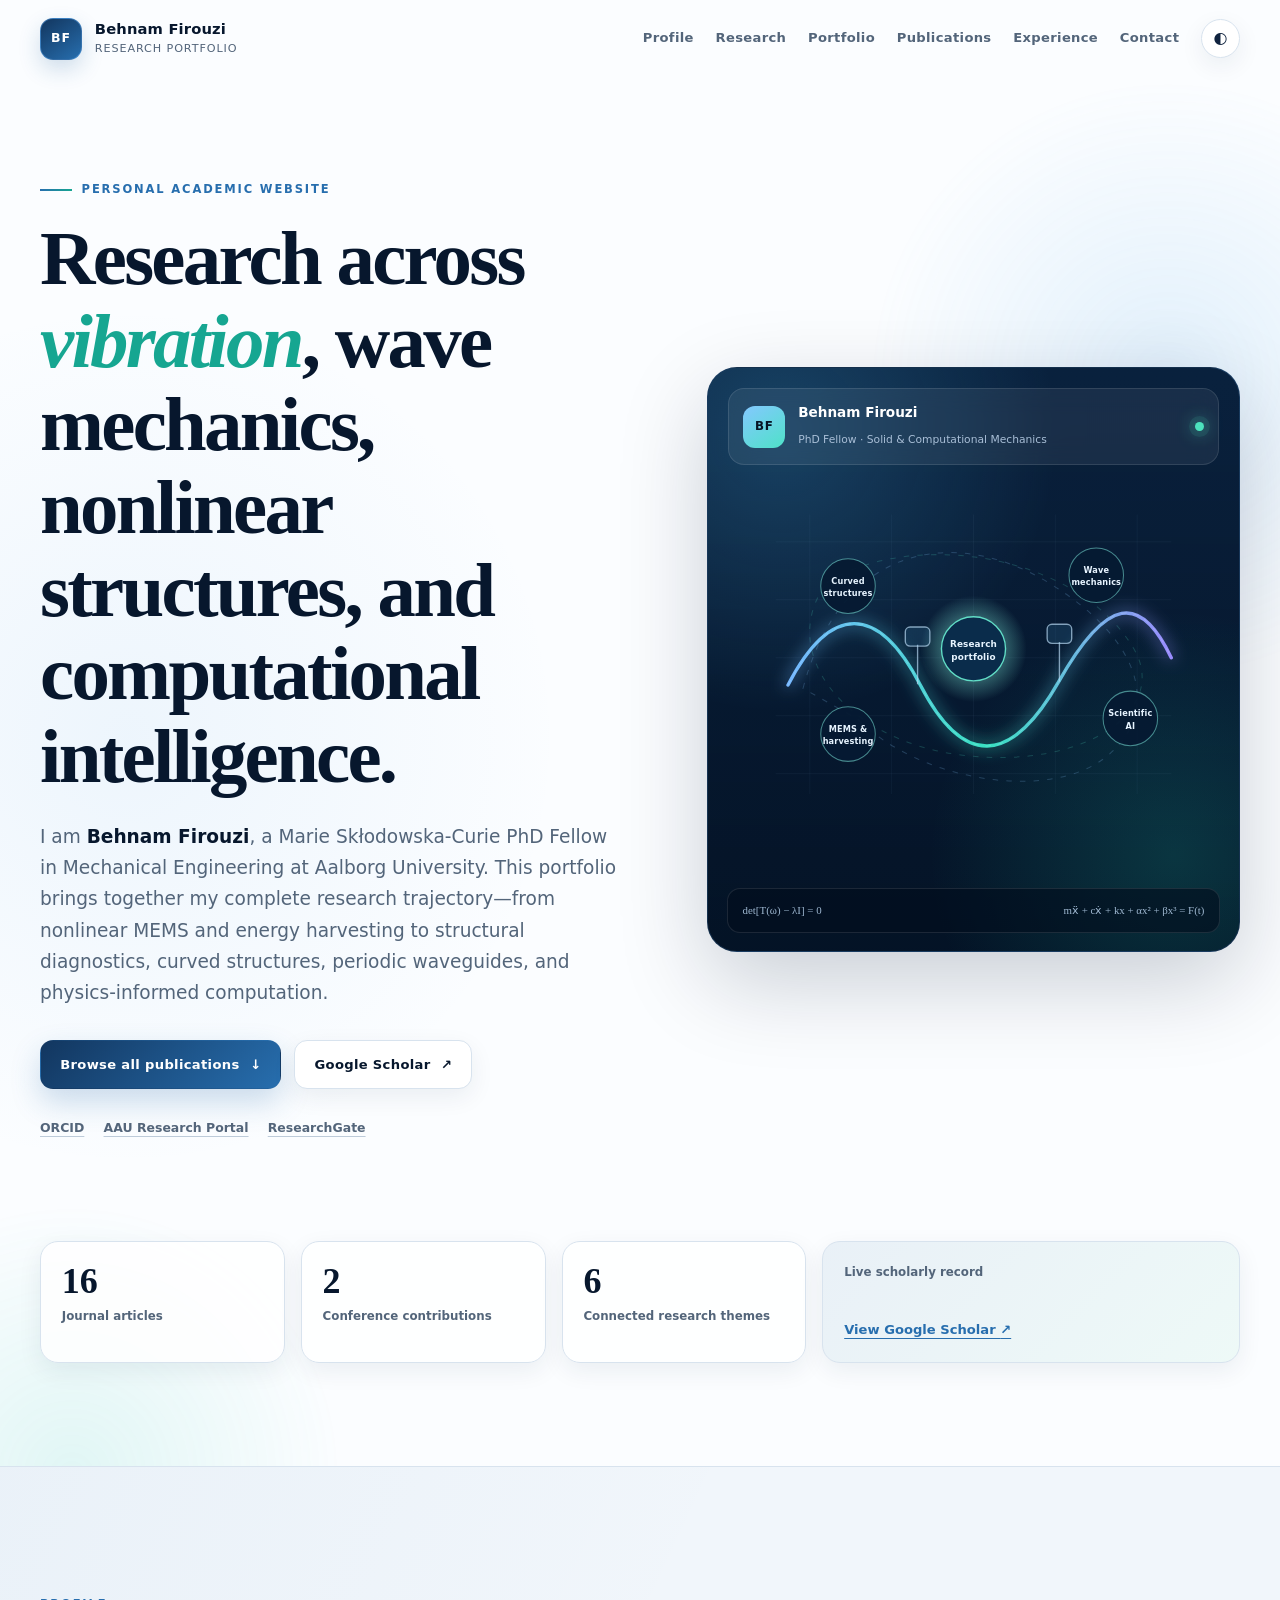
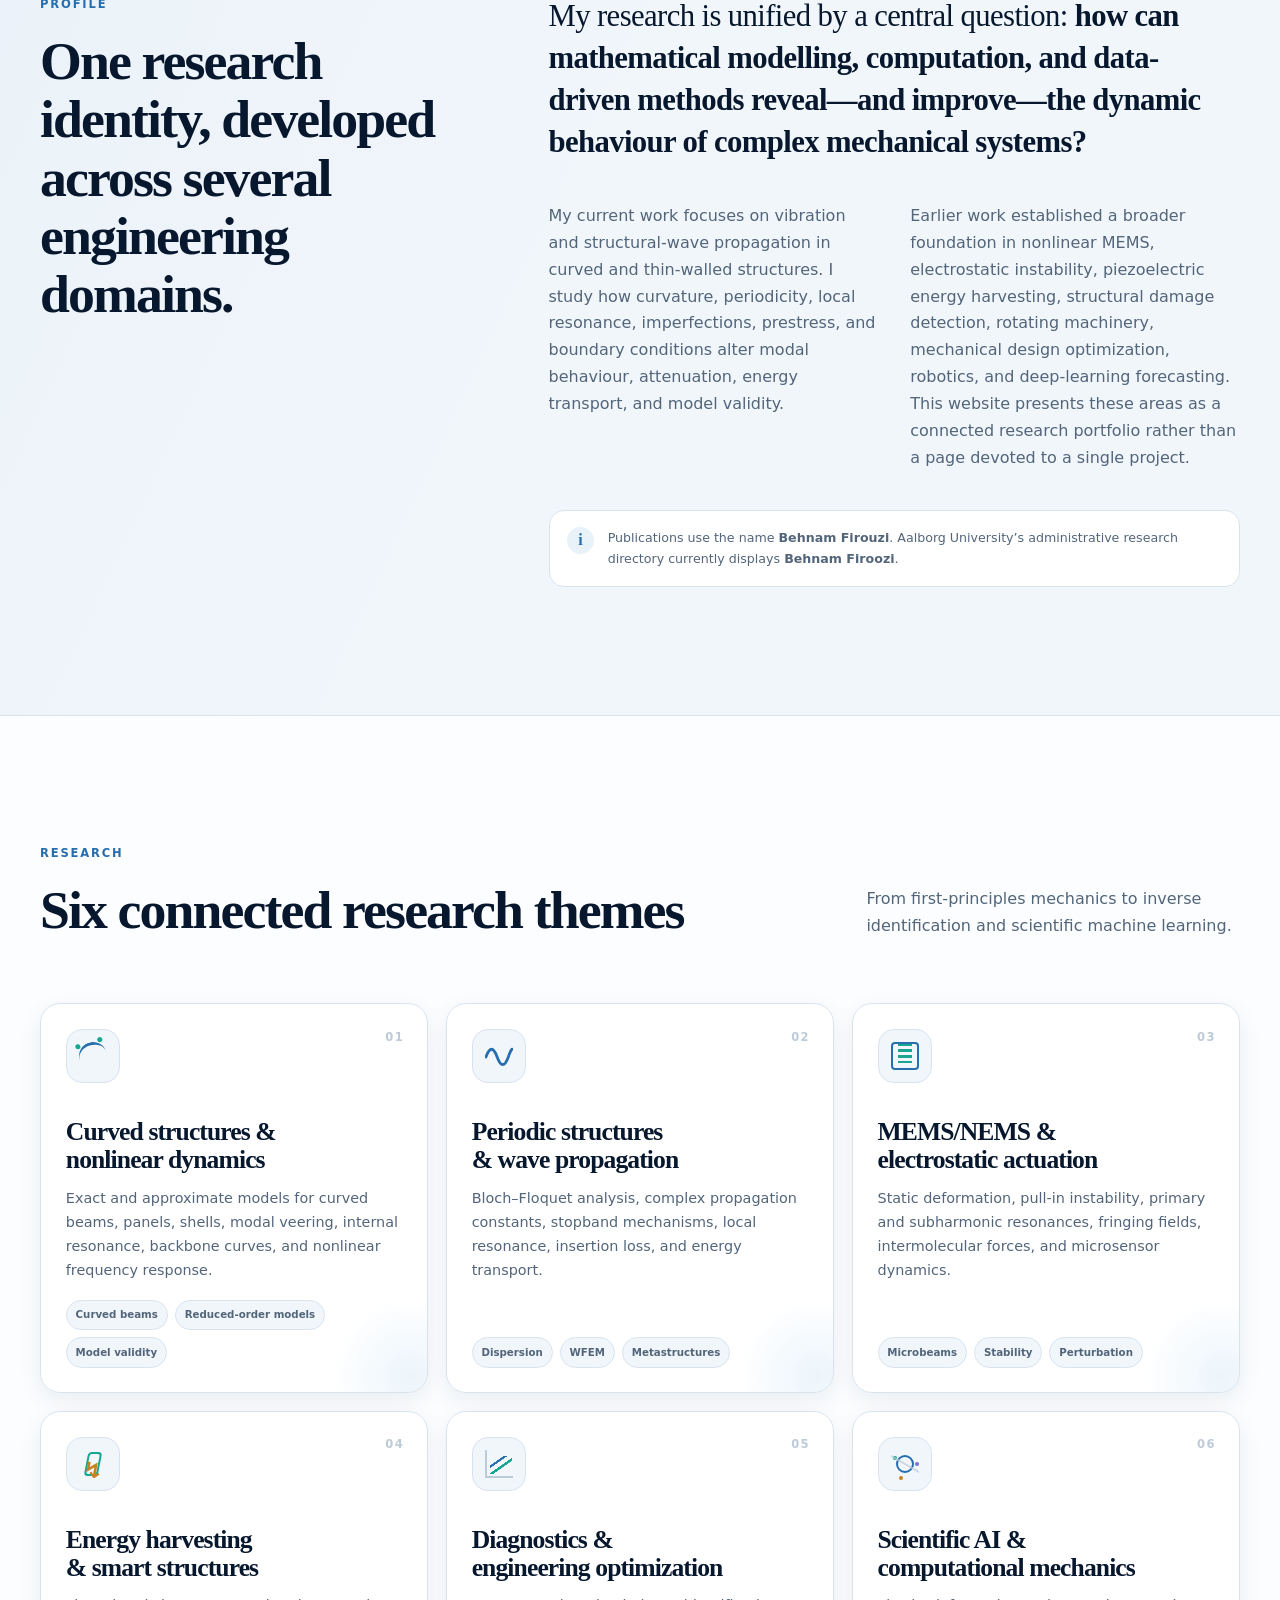
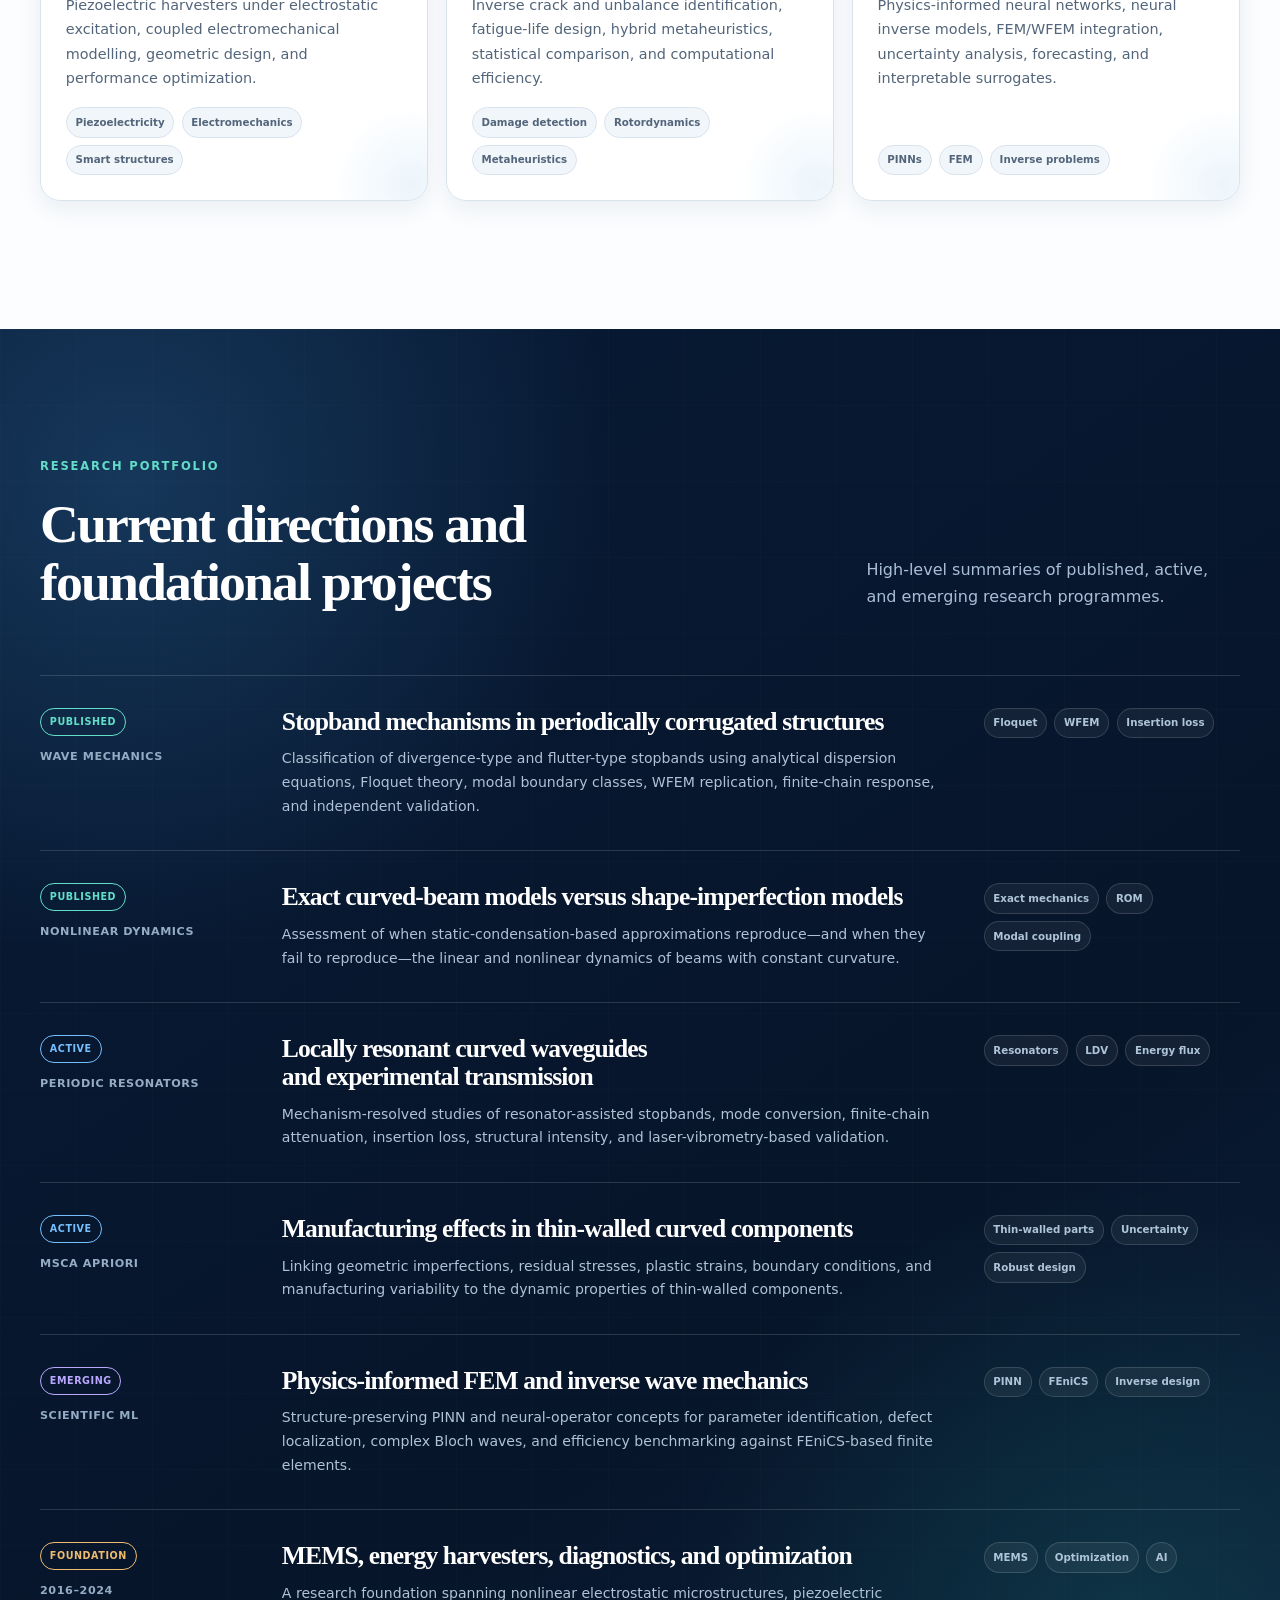
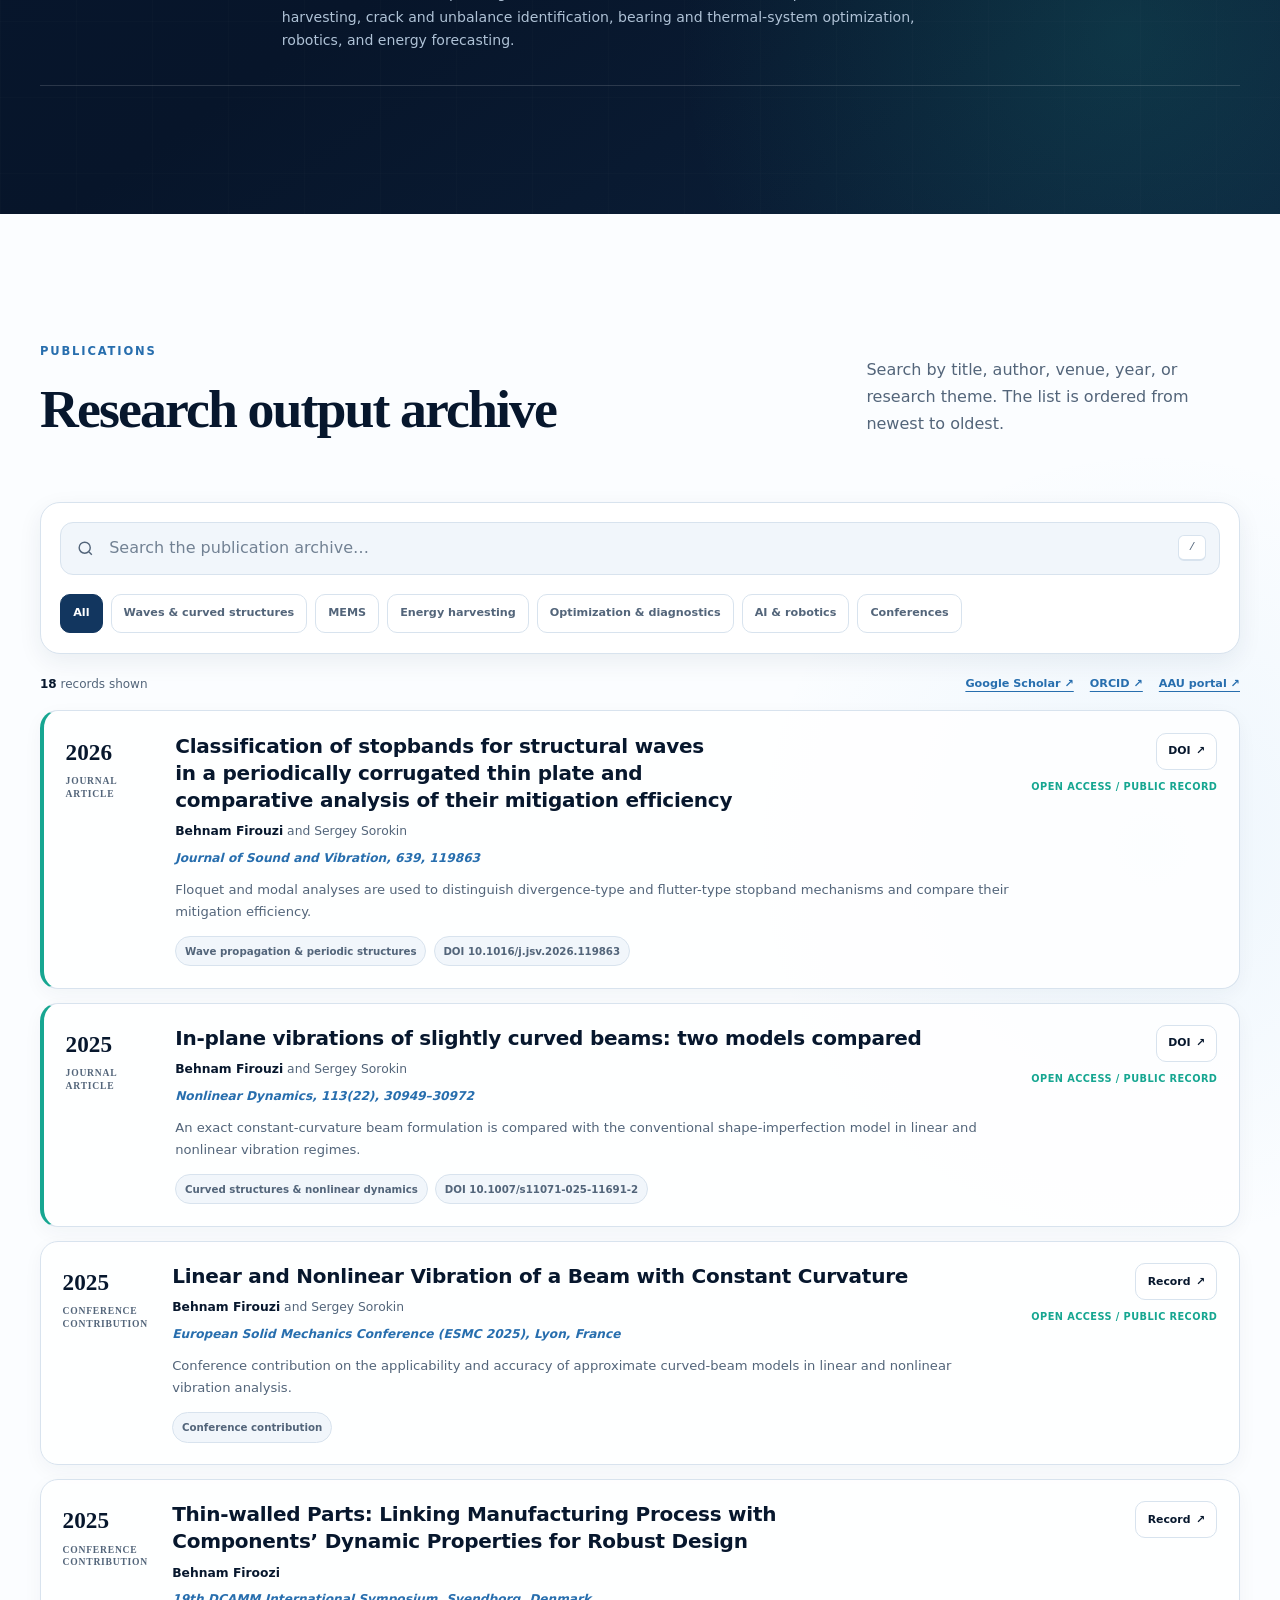
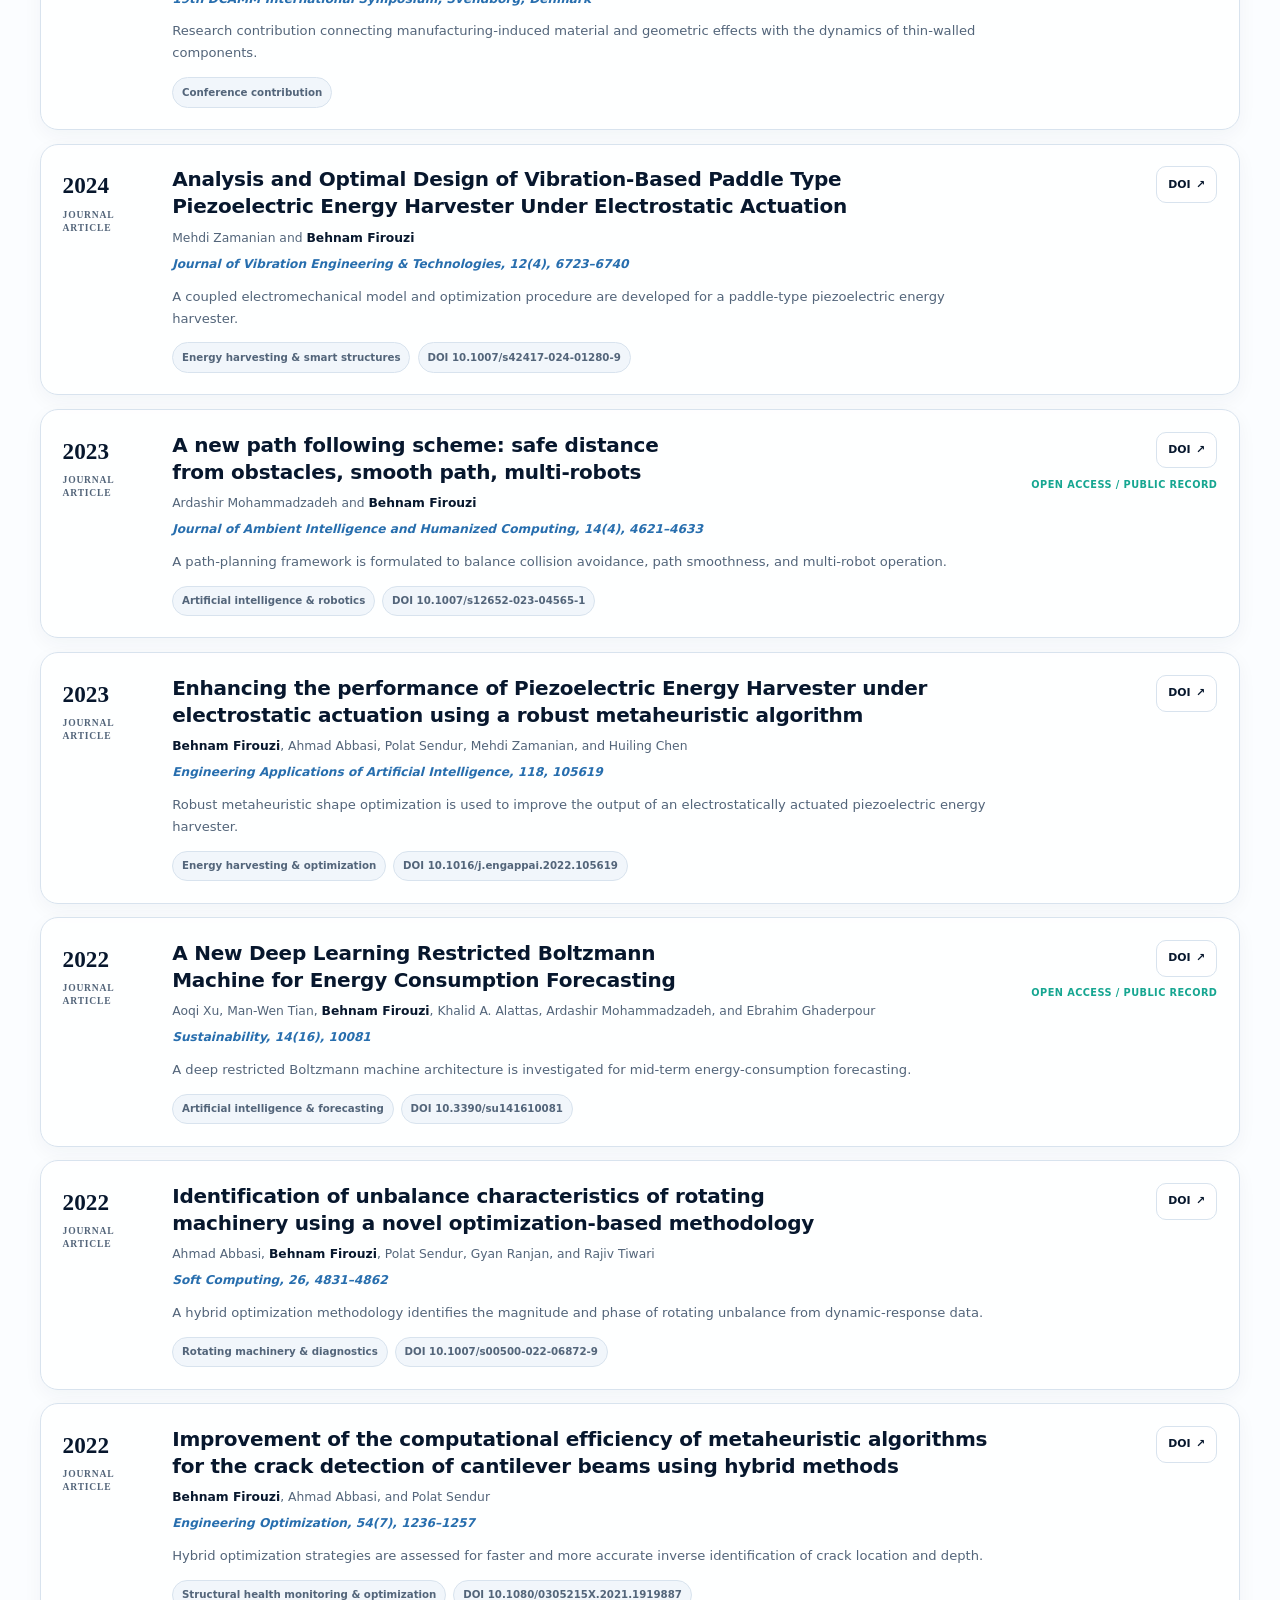
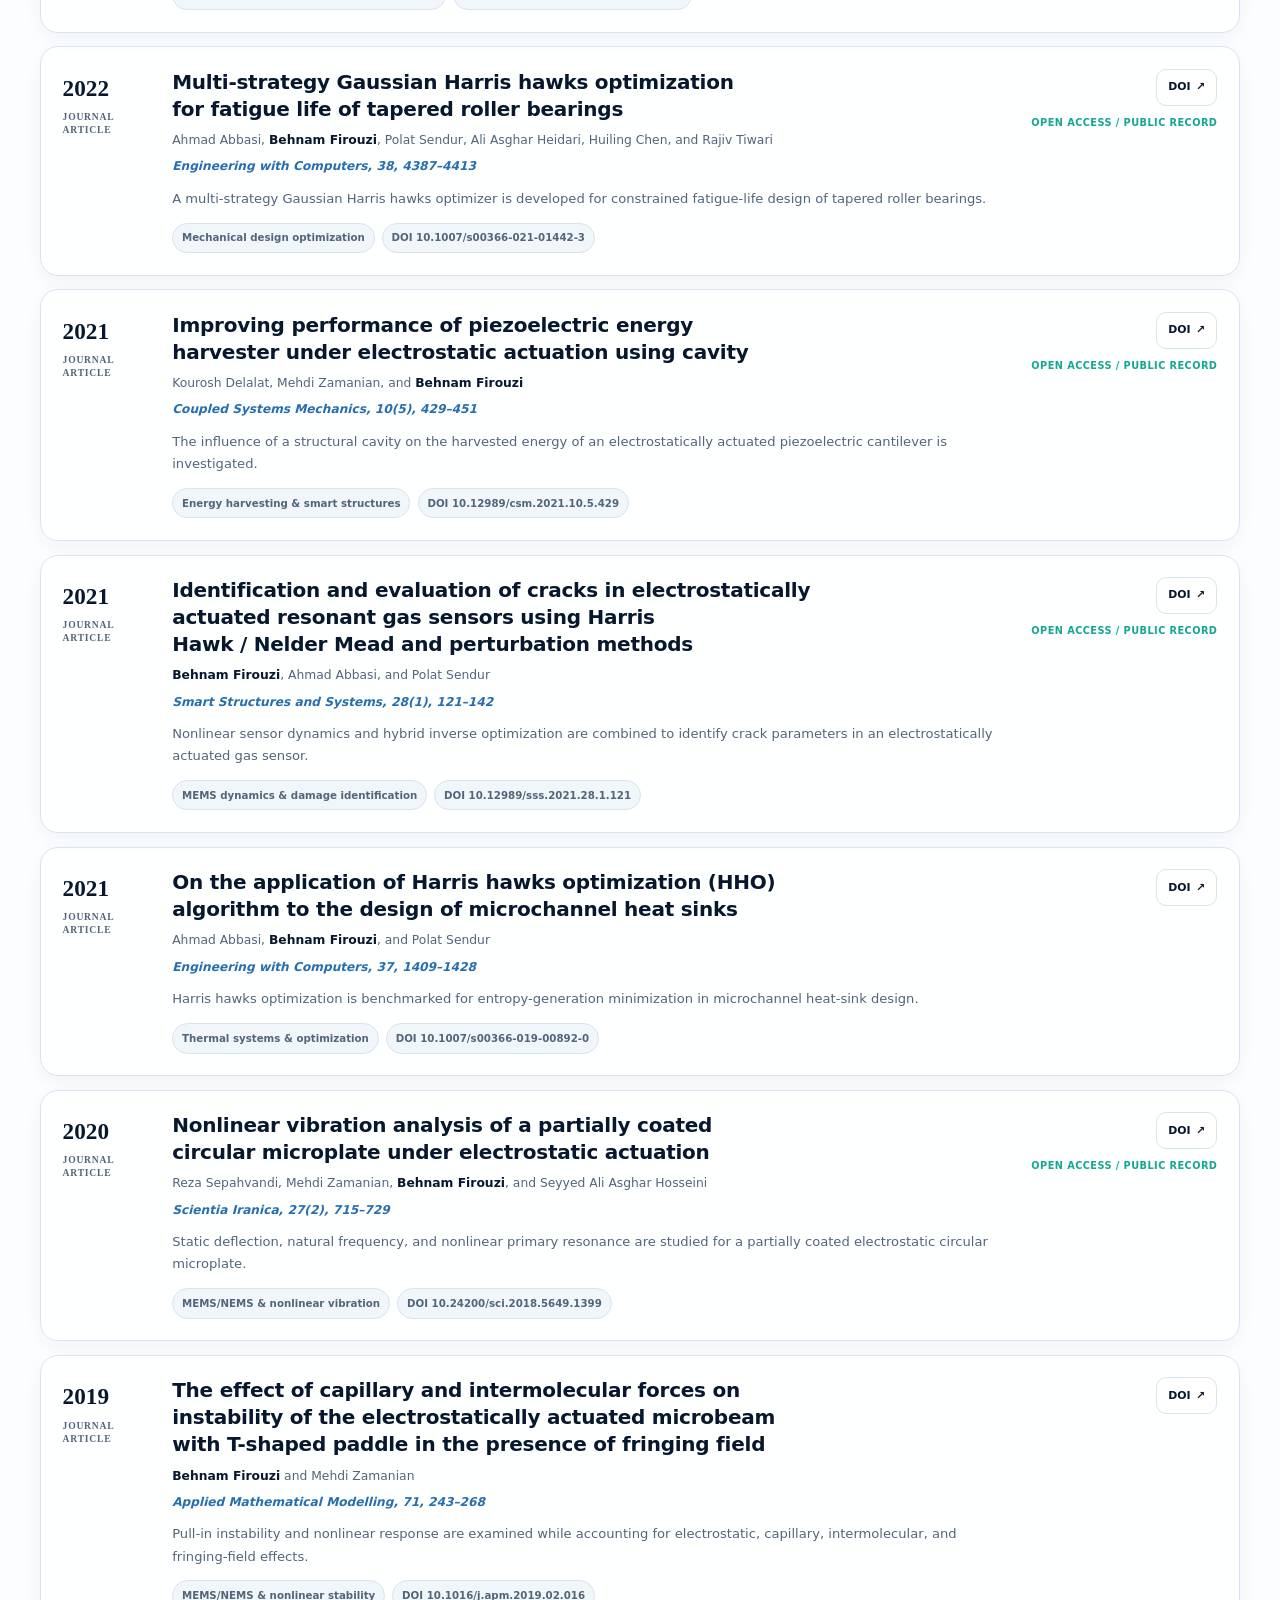
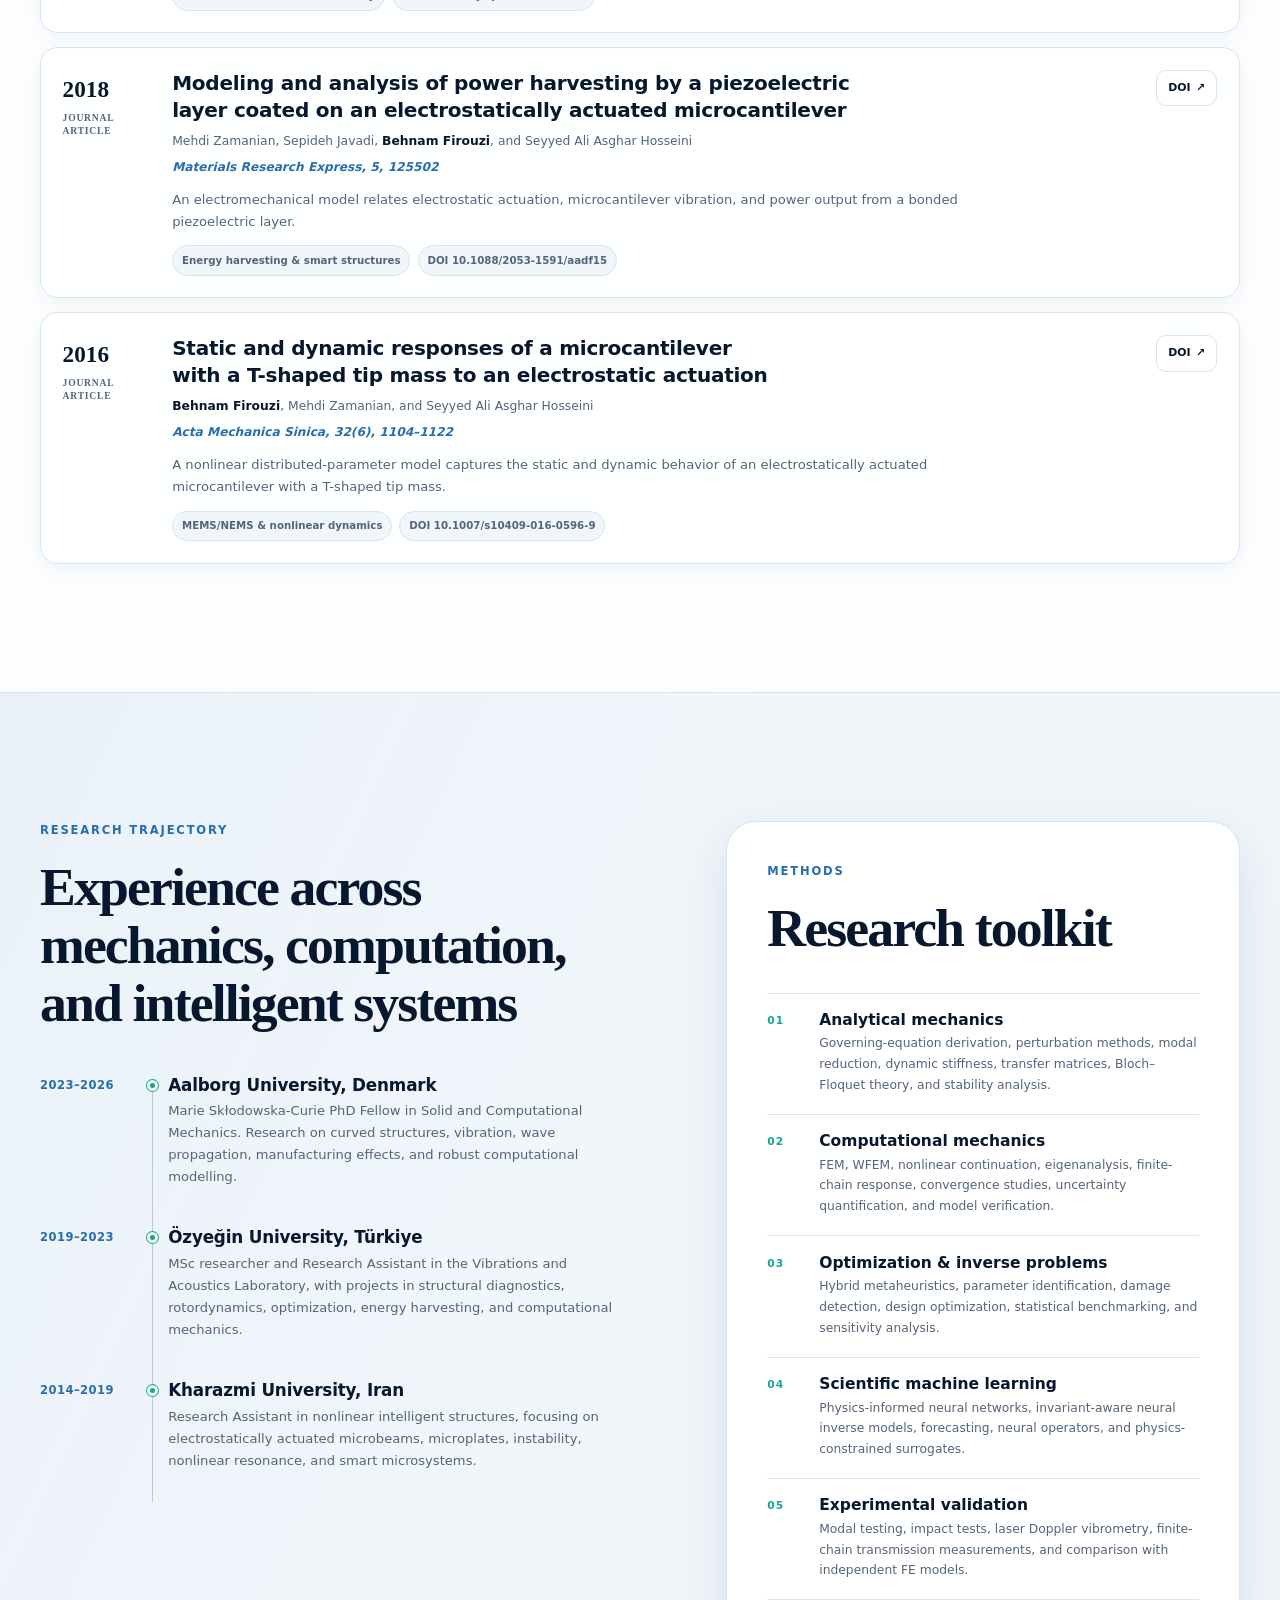
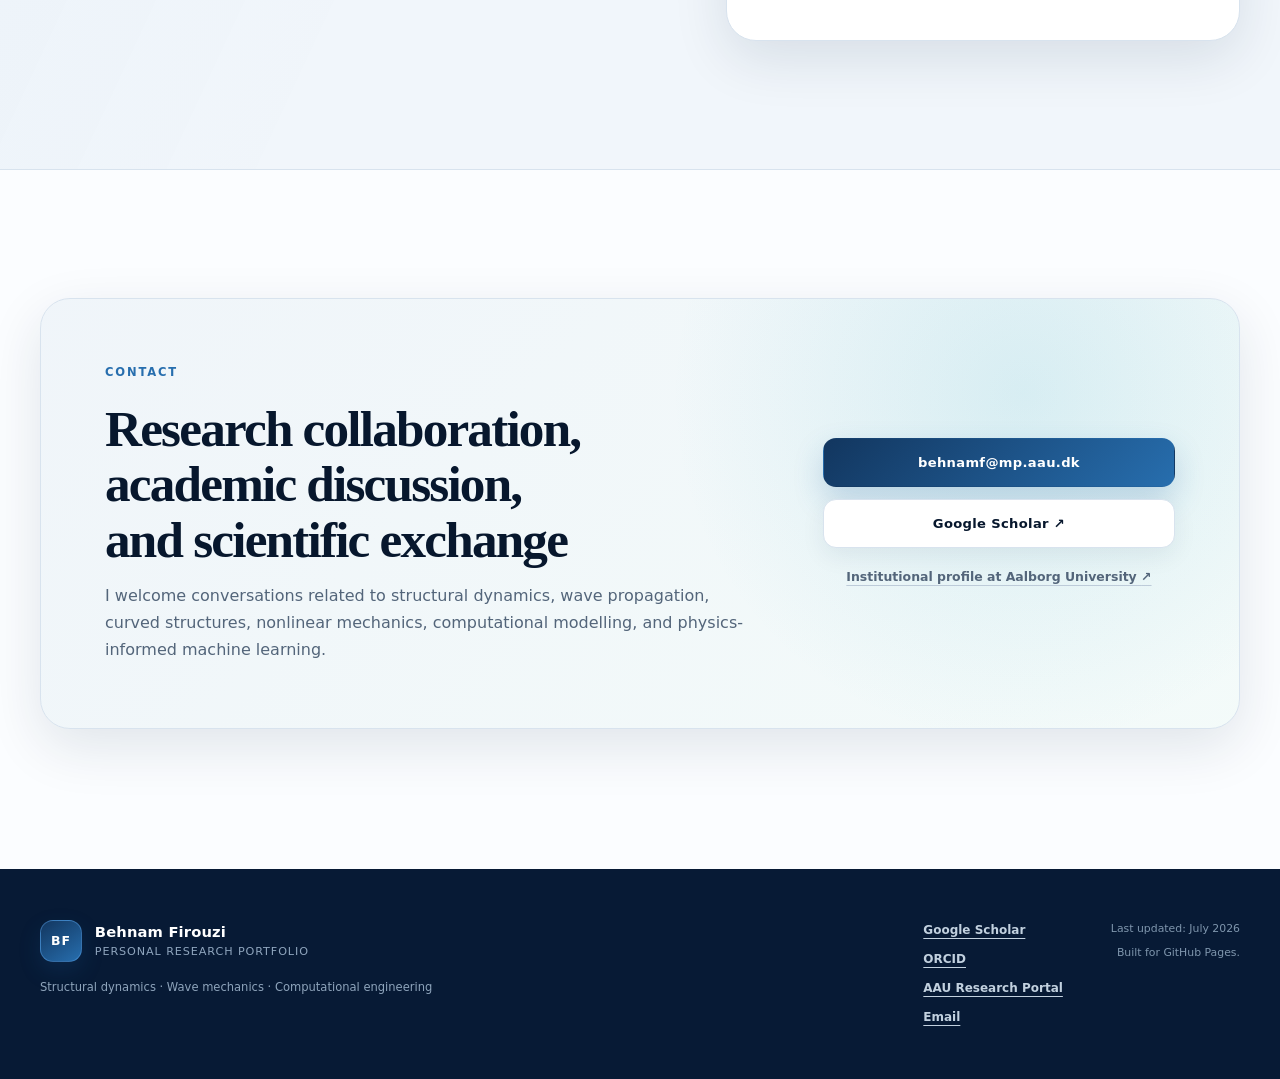
<file: index.html>
<!doctype html>
<html lang="en" data-theme="light">
<head>
  <meta charset="utf-8">
  <meta name="viewport" content="width=device-width, initial-scale=1">
  <meta name="description" content="The personal academic website of Behnam Firouzi: structural dynamics, vibration, wave propagation, nonlinear mechanics, MEMS, optimization, energy harvesting, and scientific machine learning.">
  <meta name="author" content="Behnam Firouzi">
  <meta name="theme-color" content="#0a1f44">
  <meta property="og:title" content="Behnam Firouzi | Personal Research Portfolio">
  <meta property="og:description" content="Research across structural dynamics, wave mechanics, curved structures, MEMS, optimization, energy harvesting, and scientific AI.">
  <meta property="og:type" content="profile">
  <meta property="og:url" content="https://behnamfirouzi.github.io/">
  <meta property="og:image" content="https://behnamfirouzi.github.io/assets/social-preview.png">
  <meta name="twitter:card" content="summary_large_image">
  <link rel="icon" href="assets/favicon.svg" type="image/svg+xml">
  <link rel="stylesheet" href="styles.css">
  <script>
    (() => {
      let savedTheme = null;
      try { savedTheme = localStorage.getItem("bf-theme"); } catch (_) { /* storage may be unavailable */ }
      const systemDark = window.matchMedia("(prefers-color-scheme: dark)").matches;
      document.documentElement.dataset.theme = savedTheme || (systemDark ? "dark" : "light");
    })();
  </script>
  <script defer src="publications.js"></script>
  <script defer src="script.js"></script>
  <title>Behnam Firouzi | Personal Research Portfolio</title>
</head>
<body>
  <a class="skip-link" href="#main-content">Skip to main content</a>
  <div class="scroll-progress" aria-hidden="true"><span id="scroll-progress-bar"></span></div>

  <header class="site-header" id="top">
    <div class="container nav-shell">
      <a class="brand" href="#home" aria-label="Behnam Firouzi — home">
        <span class="brand-mark" aria-hidden="true">BF</span>
        <span class="brand-copy">
          <strong>Behnam Firouzi</strong>
          <small>Research portfolio</small>
        </span>
      </a>

      <button class="nav-toggle" type="button" aria-label="Open navigation" aria-expanded="false" aria-controls="primary-navigation">
        <span></span><span></span><span></span>
      </button>

      <nav id="primary-navigation" class="site-nav" aria-label="Primary navigation">
        <a href="#profile">Profile</a>
        <a href="#research">Research</a>
        <a href="#portfolio">Portfolio</a>
        <a href="#publications">Publications</a>
        <a href="#experience">Experience</a>
        <a href="#contact">Contact</a>
        <button id="theme-toggle" class="theme-toggle" type="button" aria-label="Switch color theme" title="Switch color theme">
          <span aria-hidden="true">◐</span>
        </button>
      </nav>
    </div>
  </header>

  <main id="main-content">
    <section id="home" class="hero section">
      <div class="container hero-grid">
        <div class="hero-content reveal">
          <p class="eyebrow"><span></span> Personal academic website</p>
          <h1>Research across <em>vibration</em>, wave mechanics, nonlinear structures, and computational intelligence.</h1>
          <p class="hero-lead">
            I am <strong>Behnam Firouzi</strong>, a Marie Skłodowska-Curie PhD Fellow in Mechanical Engineering at Aalborg University. This portfolio brings together my complete research trajectory—from nonlinear MEMS and energy harvesting to structural diagnostics, curved structures, periodic waveguides, and physics-informed computation.
          </p>

          <div class="hero-actions">
            <a class="button button-primary" href="#publications">Browse all publications <span aria-hidden="true">↓</span></a>
            <a class="button button-secondary" href="https://scholar.google.com/citations?user=DR-4DkEAAAAJ&hl=en" target="_blank" rel="noopener noreferrer">Google Scholar <span aria-hidden="true">↗</span></a>
          </div>

          <div class="profile-links" aria-label="Academic profiles">
            <a href="https://orcid.org/0000-0002-6947-6600" target="_blank" rel="noopener noreferrer">ORCID</a>
            <a href="https://vbn.aau.dk/en/persons/behnamf/" target="_blank" rel="noopener noreferrer">AAU Research Portal</a>
            <a href="https://www.researchgate.net/profile/Behnam-Firouzi-2" target="_blank" rel="noopener noreferrer">ResearchGate</a>
          </div>
        </div>

        <div class="hero-panel reveal" aria-label="Visual map of Behnam Firouzi's research areas">
          <div class="identity-card">
            <div class="identity-monogram" aria-hidden="true">BF</div>
            <div>
              <p>Behnam Firouzi</p>
              <span>PhD Fellow · Solid & Computational Mechanics</span>
            </div>
            <span class="availability-dot" title="Academic profile"></span>
          </div>

          <svg class="research-map" viewBox="0 0 720 500" role="img" aria-labelledby="research-map-title research-map-description">
            <title id="research-map-title">Research field map</title>
            <desc id="research-map-description">An abstract map connecting structural dynamics, wave propagation, MEMS, optimization, and scientific machine learning.</desc>
            <defs>
              <linearGradient id="beamLine" x1="0" x2="1">
                <stop offset="0" stop-color="#75b7ff"/>
                <stop offset="0.52" stop-color="#38e0c1"/>
                <stop offset="1" stop-color="#9b8cff"/>
              </linearGradient>
              <radialGradient id="nodeGlow">
                <stop offset="0" stop-color="#ffffff" stop-opacity="0.96"/>
                <stop offset="0.28" stop-color="#78ddce" stop-opacity="0.62"/>
                <stop offset="1" stop-color="#78ddce" stop-opacity="0"/>
              </radialGradient>
              <filter id="softGlow" x="-50%" y="-50%" width="200%" height="200%">
                <feGaussianBlur stdDeviation="12" result="blur"/>
                <feMerge><feMergeNode in="blur"/><feMergeNode in="SourceGraphic"/></feMerge>
              </filter>
            </defs>

            <g class="map-grid" aria-hidden="true">
              <path d="M70 95H650M70 180H650M70 265H650M70 350H650M70 435H650"/>
              <path d="M120 55V465M240 55V465M360 55V465M480 55V465M600 55V465"/>
            </g>

            <path class="map-orbit orbit-one" d="M110 310 C165 100, 330 70, 470 155 S635 345, 555 410 C470 478, 280 445, 190 355 Z"/>
            <path class="map-orbit orbit-two" d="M145 155 C260 80, 505 105, 594 250 C650 342, 522 430, 344 408 C170 387, 70 255, 145 155 Z"/>
            <path class="map-wave" d="M88 305 C150 185, 220 185, 282 305 S414 425, 485 300 S605 170, 650 265"/>
            <path class="map-wave map-wave-shadow" d="M88 305 C150 185, 220 185, 282 305 S414 425, 485 300 S605 170, 650 265"/>

            <g class="map-node node-main" transform="translate(360 252)">
              <circle r="78" fill="url(#nodeGlow)"/>
              <circle class="node-core" r="47"/>
              <text text-anchor="middle" y="-3">Research</text>
              <text text-anchor="middle" y="17">portfolio</text>
            </g>

            <g class="map-node" transform="translate(176 160)">
              <circle class="node-core" r="40"/>
              <text text-anchor="middle" y="-3">Curved</text><text text-anchor="middle" y="15">structures</text>
            </g>
            <g class="map-node" transform="translate(540 144)">
              <circle class="node-core" r="40"/>
              <text text-anchor="middle" y="-3">Wave</text><text text-anchor="middle" y="15">mechanics</text>
            </g>
            <g class="map-node" transform="translate(590 354)">
              <circle class="node-core" r="40"/>
              <text text-anchor="middle" y="-3">Scientific</text><text text-anchor="middle" y="15">AI</text>
            </g>
            <g class="map-node" transform="translate(176 377)">
              <circle class="node-core" r="40"/>
              <text text-anchor="middle" y="-3">MEMS &</text><text text-anchor="middle" y="15">harvesting</text>
            </g>

            <g class="map-resonators" aria-hidden="true">
              <line x1="278" y1="304" x2="278" y2="246"/><rect x="260" y="220" width="36" height="28" rx="7"/>
              <line x1="486" y1="300" x2="486" y2="242"/><rect x="468" y="216" width="36" height="28" rx="7"/>
            </g>
          </svg>

          <div class="equation-strip" aria-hidden="true">
            <span>det[T(ω) − λI] = 0</span>
            <span>mẍ + cẋ + kx + αx² + βx³ = F(t)</span>
          </div>
        </div>
      </div>

      <div class="container stats-grid reveal" aria-label="Research output summary">
        <article class="stat-card">
          <strong id="journal-count">16</strong>
          <span>Journal articles</span>
        </article>
        <article class="stat-card">
          <strong id="conference-count">2</strong>
          <span>Conference contributions</span>
        </article>
        <article class="stat-card">
          <strong>6</strong>
          <span>Connected research themes</span>
        </article>
        <article class="stat-card stat-card-link">
          <span>Live scholarly record</span>
          <a href="https://scholar.google.com/citations?user=DR-4DkEAAAAJ&hl=en" target="_blank" rel="noopener noreferrer">View Google Scholar <span aria-hidden="true">↗</span></a>
        </article>
      </div>
    </section>

    <section id="profile" class="section section-muted">
      <div class="container profile-layout">
        <div class="section-intro reveal">
          <p class="section-kicker">Profile</p>
          <h2>One research identity, developed across several engineering domains.</h2>
        </div>
        <div class="profile-copy reveal">
          <p class="large-copy">
            My research is unified by a central question: <strong>how can mathematical modelling, computation, and data-driven methods reveal—and improve—the dynamic behaviour of complex mechanical systems?</strong>
          </p>
          <div class="prose-columns">
            <p>
              My current work focuses on vibration and structural-wave propagation in curved and thin-walled structures. I study how curvature, periodicity, local resonance, imperfections, prestress, and boundary conditions alter modal behaviour, attenuation, energy transport, and model validity.
            </p>
            <p>
              Earlier work established a broader foundation in nonlinear MEMS, electrostatic instability, piezoelectric energy harvesting, structural damage detection, rotating machinery, mechanical design optimization, robotics, and deep-learning forecasting. This website presents these areas as a connected research portfolio rather than a page devoted to a single project.
            </p>
          </div>
          <div class="profile-note">
            <span class="note-icon" aria-hidden="true">i</span>
            <p>Publications use the name <strong>Behnam Firouzi</strong>. Aalborg University’s administrative research directory currently displays <strong>Behnam Firoozi</strong>.</p>
          </div>
        </div>
      </div>
    </section>

    <section id="research" class="section">
      <div class="container">
        <div class="section-heading reveal">
          <div>
            <p class="section-kicker">Research</p>
            <h2>Six connected research themes</h2>
          </div>
          <p>From first-principles mechanics to inverse identification and scientific machine learning.</p>
        </div>

        <div class="theme-grid">
          <article class="theme-card reveal">
            <div class="theme-icon" aria-hidden="true"><span class="curve-icon"></span></div>
            <p class="theme-index">01</p>
            <h3>Curved structures & nonlinear dynamics</h3>
            <p>Exact and approximate models for curved beams, panels, shells, modal veering, internal resonance, backbone curves, and nonlinear frequency response.</p>
            <ul class="tag-list"><li>Curved beams</li><li>Reduced-order models</li><li>Model validity</li></ul>
          </article>

          <article class="theme-card reveal">
            <div class="theme-icon" aria-hidden="true"><span class="wave-icon"></span></div>
            <p class="theme-index">02</p>
            <h3>Periodic structures & wave propagation</h3>
            <p>Bloch–Floquet analysis, complex propagation constants, stopband mechanisms, local resonance, insertion loss, and energy transport.</p>
            <ul class="tag-list"><li>Dispersion</li><li>WFEM</li><li>Metastructures</li></ul>
          </article>

          <article class="theme-card reveal">
            <div class="theme-icon" aria-hidden="true"><span class="micro-icon"></span></div>
            <p class="theme-index">03</p>
            <h3>MEMS/NEMS & electrostatic actuation</h3>
            <p>Static deformation, pull-in instability, primary and subharmonic resonances, fringing fields, intermolecular forces, and microsensor dynamics.</p>
            <ul class="tag-list"><li>Microbeams</li><li>Stability</li><li>Perturbation</li></ul>
          </article>

          <article class="theme-card reveal">
            <div class="theme-icon" aria-hidden="true"><span class="harvest-icon"></span></div>
            <p class="theme-index">04</p>
            <h3>Energy harvesting & smart structures</h3>
            <p>Piezoelectric harvesters under electrostatic excitation, coupled electromechanical modelling, geometric design, and performance optimization.</p>
            <ul class="tag-list"><li>Piezoelectricity</li><li>Electromechanics</li><li>Smart structures</li></ul>
          </article>

          <article class="theme-card reveal">
            <div class="theme-icon" aria-hidden="true"><span class="diagnostic-icon"></span></div>
            <p class="theme-index">05</p>
            <h3>Diagnostics & engineering optimization</h3>
            <p>Inverse crack and unbalance identification, fatigue-life design, hybrid metaheuristics, statistical comparison, and computational efficiency.</p>
            <ul class="tag-list"><li>Damage detection</li><li>Rotordynamics</li><li>Metaheuristics</li></ul>
          </article>

          <article class="theme-card reveal">
            <div class="theme-icon" aria-hidden="true"><span class="ai-icon"></span></div>
            <p class="theme-index">06</p>
            <h3>Scientific AI & computational mechanics</h3>
            <p>Physics-informed neural networks, neural inverse models, FEM/WFEM integration, uncertainty analysis, forecasting, and interpretable surrogates.</p>
            <ul class="tag-list"><li>PINNs</li><li>FEM</li><li>Inverse problems</li></ul>
          </article>
        </div>
      </div>
    </section>

    <section id="portfolio" class="section section-dark">
      <div class="container">
        <div class="section-heading light reveal">
          <div>
            <p class="section-kicker">Research portfolio</p>
            <h2>Current directions and foundational projects</h2>
          </div>
          <p>High-level summaries of published, active, and emerging research programmes.</p>
        </div>

        <div class="portfolio-list">
          <article class="portfolio-item reveal">
            <div class="portfolio-meta"><span class="status published">Published</span><span>Wave mechanics</span></div>
            <div class="portfolio-body">
              <h3>Stopband mechanisms in periodically corrugated structures</h3>
              <p>Classification of divergence-type and flutter-type stopbands using analytical dispersion equations, Floquet theory, modal boundary classes, WFEM replication, finite-chain response, and independent validation.</p>
            </div>
            <div class="portfolio-methods"><span>Floquet</span><span>WFEM</span><span>Insertion loss</span></div>
          </article>

          <article class="portfolio-item reveal">
            <div class="portfolio-meta"><span class="status published">Published</span><span>Nonlinear dynamics</span></div>
            <div class="portfolio-body">
              <h3>Exact curved-beam models versus shape-imperfection models</h3>
              <p>Assessment of when static-condensation-based approximations reproduce—and when they fail to reproduce—the linear and nonlinear dynamics of beams with constant curvature.</p>
            </div>
            <div class="portfolio-methods"><span>Exact mechanics</span><span>ROM</span><span>Modal coupling</span></div>
          </article>

          <article class="portfolio-item reveal">
            <div class="portfolio-meta"><span class="status active">Active</span><span>Periodic resonators</span></div>
            <div class="portfolio-body">
              <h3>Locally resonant curved waveguides and experimental transmission</h3>
              <p>Mechanism-resolved studies of resonator-assisted stopbands, mode conversion, finite-chain attenuation, insertion loss, structural intensity, and laser-vibrometry-based validation.</p>
            </div>
            <div class="portfolio-methods"><span>Resonators</span><span>LDV</span><span>Energy flux</span></div>
          </article>

          <article class="portfolio-item reveal">
            <div class="portfolio-meta"><span class="status active">Active</span><span>MSCA APRIORI</span></div>
            <div class="portfolio-body">
              <h3>Manufacturing effects in thin-walled curved components</h3>
              <p>Linking geometric imperfections, residual stresses, plastic strains, boundary conditions, and manufacturing variability to the dynamic properties of thin-walled components.</p>
            </div>
            <div class="portfolio-methods"><span>Thin-walled parts</span><span>Uncertainty</span><span>Robust design</span></div>
          </article>

          <article class="portfolio-item reveal">
            <div class="portfolio-meta"><span class="status emerging">Emerging</span><span>Scientific ML</span></div>
            <div class="portfolio-body">
              <h3>Physics-informed FEM and inverse wave mechanics</h3>
              <p>Structure-preserving PINN and neural-operator concepts for parameter identification, defect localization, complex Bloch waves, and efficiency benchmarking against FEniCS-based finite elements.</p>
            </div>
            <div class="portfolio-methods"><span>PINN</span><span>FEniCS</span><span>Inverse design</span></div>
          </article>

          <article class="portfolio-item reveal">
            <div class="portfolio-meta"><span class="status foundation">Foundation</span><span>2016–2024</span></div>
            <div class="portfolio-body">
              <h3>MEMS, energy harvesters, diagnostics, and optimization</h3>
              <p>A research foundation spanning nonlinear electrostatic microstructures, piezoelectric harvesting, crack and unbalance identification, bearing and thermal-system optimization, robotics, and energy forecasting.</p>
            </div>
            <div class="portfolio-methods"><span>MEMS</span><span>Optimization</span><span>AI</span></div>
          </article>
        </div>
      </div>
    </section>

    <section id="publications" class="section publications-section">
      <div class="container">
        <div class="section-heading reveal">
          <div>
            <p class="section-kicker">Publications</p>
            <h2>Research output archive</h2>
          </div>
          <p>Search by title, author, venue, year, or research theme. The list is ordered from newest to oldest.</p>
        </div>

        <div class="publication-toolbar reveal">
          <label class="publication-search">
            <span class="sr-only">Search publications</span>
            <svg viewBox="0 0 24 24" aria-hidden="true"><circle cx="11" cy="11" r="7"></circle><path d="m20 20-3.5-3.5"></path></svg>
            <input id="publication-search" type="search" placeholder="Search the publication archive…" autocomplete="off">
            <kbd aria-hidden="true">/</kbd>
          </label>

          <div class="filter-buttons" role="group" aria-label="Filter publications by research theme">
            <button class="filter-button is-active" type="button" data-filter="all">All</button>
            <button class="filter-button" type="button" data-filter="waves-curved">Waves & curved structures</button>
            <button class="filter-button" type="button" data-filter="mems-nonlinear">MEMS</button>
            <button class="filter-button" type="button" data-filter="energy-harvesting">Energy harvesting</button>
            <button class="filter-button" type="button" data-filter="optimization-diagnostics">Optimization & diagnostics</button>
            <button class="filter-button" type="button" data-filter="ai-robotics">AI & robotics</button>
            <button class="filter-button" type="button" data-filter="conference">Conferences</button>
          </div>
        </div>

        <div class="publication-summary reveal">
          <p><strong id="publication-visible-count">18</strong> records shown</p>
          <div class="publication-profile-links">
            <a href="https://scholar.google.com/citations?user=DR-4DkEAAAAJ&hl=en" target="_blank" rel="noopener noreferrer">Google Scholar ↗</a>
            <a href="https://orcid.org/0000-0002-6947-6600" target="_blank" rel="noopener noreferrer">ORCID ↗</a>
            <a href="https://vbn.aau.dk/en/persons/behnamf/" target="_blank" rel="noopener noreferrer">AAU portal ↗</a>
          </div>
        </div>

        <div id="publication-list" class="publication-list" aria-live="polite"></div>
        <p id="publication-empty" class="empty-state" hidden>No publications match the selected filters.</p>

        <noscript>
          <div class="noscript-card">JavaScript is required for the searchable publication archive. The complete record is available through Google Scholar and the Aalborg University Research Portal.</div>
        </noscript>
      </div>
    </section>

    <section id="experience" class="section section-muted">
      <div class="container experience-grid">
        <div class="reveal">
          <p class="section-kicker">Research trajectory</p>
          <h2>Experience across mechanics, computation, and intelligent systems</h2>
          <div class="timeline">
            <article class="timeline-item">
              <span class="timeline-year">2023–2026</span>
              <div><h3>Aalborg University, Denmark</h3><p>Marie Skłodowska-Curie PhD Fellow in Solid and Computational Mechanics. Research on curved structures, vibration, wave propagation, manufacturing effects, and robust computational modelling.</p></div>
            </article>
            <article class="timeline-item">
              <span class="timeline-year">2019–2023</span>
              <div><h3>Özyeğin University, Türkiye</h3><p>MSc researcher and Research Assistant in the Vibrations and Acoustics Laboratory, with projects in structural diagnostics, rotordynamics, optimization, energy harvesting, and computational mechanics.</p></div>
            </article>
            <article class="timeline-item">
              <span class="timeline-year">2014–2019</span>
              <div><h3>Kharazmi University, Iran</h3><p>Research Assistant in nonlinear intelligent structures, focusing on electrostatically actuated microbeams, microplates, instability, nonlinear resonance, and smart microsystems.</p></div>
            </article>
          </div>
        </div>

        <div class="methods-panel reveal">
          <p class="section-kicker">Methods</p>
          <h2>Research toolkit</h2>
          <div class="method-groups">
            <article>
              <span>01</span>
              <div><h3>Analytical mechanics</h3><p>Governing-equation derivation, perturbation methods, modal reduction, dynamic stiffness, transfer matrices, Bloch–Floquet theory, and stability analysis.</p></div>
            </article>
            <article>
              <span>02</span>
              <div><h3>Computational mechanics</h3><p>FEM, WFEM, nonlinear continuation, eigenanalysis, finite-chain response, convergence studies, uncertainty quantification, and model verification.</p></div>
            </article>
            <article>
              <span>03</span>
              <div><h3>Optimization & inverse problems</h3><p>Hybrid metaheuristics, parameter identification, damage detection, design optimization, statistical benchmarking, and sensitivity analysis.</p></div>
            </article>
            <article>
              <span>04</span>
              <div><h3>Scientific machine learning</h3><p>Physics-informed neural networks, invariant-aware neural inverse models, forecasting, neural operators, and physics-constrained surrogates.</p></div>
            </article>
            <article>
              <span>05</span>
              <div><h3>Experimental validation</h3><p>Modal testing, impact tests, laser Doppler vibrometry, finite-chain transmission measurements, and comparison with independent FE models.</p></div>
            </article>
          </div>
        </div>
      </div>
    </section>

    <section id="contact" class="section contact-section">
      <div class="container contact-card reveal">
        <div>
          <p class="section-kicker">Contact</p>
          <h2>Research collaboration, academic discussion, and scientific exchange</h2>
          <p>I welcome conversations related to structural dynamics, wave propagation, curved structures, nonlinear mechanics, computational modelling, and physics-informed machine learning.</p>
        </div>
        <div class="contact-actions">
          <a class="button button-primary" href="mailto:behnamf@mp.aau.dk">behnamf@mp.aau.dk</a>
          <a class="button button-secondary" href="https://scholar.google.com/citations?user=DR-4DkEAAAAJ&hl=en" target="_blank" rel="noopener noreferrer">Google Scholar ↗</a>
          <a class="text-link" href="https://vbn.aau.dk/en/persons/behnamf/" target="_blank" rel="noopener noreferrer">Institutional profile at Aalborg University <span aria-hidden="true">↗</span></a>
        </div>
      </div>
    </section>
  </main>

  <footer class="site-footer">
    <div class="container footer-grid">
      <div>
        <a class="brand footer-brand" href="#top"><span class="brand-mark" aria-hidden="true">BF</span><span class="brand-copy"><strong>Behnam Firouzi</strong><small>Personal research portfolio</small></span></a>
        <p>Structural dynamics · Wave mechanics · Computational engineering</p>
      </div>
      <div class="footer-links">
        <a href="https://scholar.google.com/citations?user=DR-4DkEAAAAJ&hl=en" target="_blank" rel="noopener noreferrer">Google Scholar</a>
        <a href="https://orcid.org/0000-0002-6947-6600" target="_blank" rel="noopener noreferrer">ORCID</a>
        <a href="https://vbn.aau.dk/en/persons/behnamf/" target="_blank" rel="noopener noreferrer">AAU Research Portal</a>
        <a href="mailto:behnamf@mp.aau.dk">Email</a>
      </div>
      <div class="footer-meta">
        <p>Last updated: July 2026</p>
        <p>Built for GitHub Pages.</p>
      </div>
    </div>
  </footer>

  <button id="back-to-top" class="back-to-top" type="button" aria-label="Back to top">↑</button>
</body>
</html>
</file>
<file: styles.css>
:root {
  --ink: #10233f;
  --ink-strong: #07172d;
  --ink-soft: #53657a;
  --paper: #fbfdff;
  --paper-solid: #ffffff;
  --paper-alt: #f1f6fb;
  --paper-deep: #e7eff7;
  --navy: #071a35;
  --navy-soft: #0d294d;
  --navy-lift: #12365f;
  --blue: #276eae;
  --blue-bright: #5ba5ec;
  --teal: #16a691;
  --teal-soft: #d9f4ef;
  --violet: #7d6dd8;
  --amber: #c78320;
  --rose: #c95d72;
  --line: #d8e3ee;
  --line-strong: #bdcbd9;
  --card: rgba(255, 255, 255, 0.86);
  --header-bg: rgba(251, 253, 255, 0.88);
  --shadow-sm: 0 8px 24px rgba(13, 38, 68, 0.07);
  --shadow-md: 0 18px 55px rgba(13, 38, 68, 0.11);
  --shadow-lg: 0 30px 90px rgba(3, 21, 43, 0.2);
  --radius-sm: 12px;
  --radius-md: 20px;
  --radius-lg: 30px;
  --container: 1200px;
  --header-height: 78px;
  --transition: 180ms ease;
}

html[data-theme="dark"] {
  --ink: #e6f0fa;
  --ink-strong: #ffffff;
  --ink-soft: #a9bad0;
  --paper: #071321;
  --paper-solid: #0b192a;
  --paper-alt: #0e2034;
  --paper-deep: #132a42;
  --navy: #030d19;
  --navy-soft: #0a2038;
  --navy-lift: #12385e;
  --blue: #72b5ed;
  --blue-bright: #8ccaff;
  --teal: #56d8c4;
  --teal-soft: #113b3a;
  --violet: #aaa0f5;
  --amber: #e6ad55;
  --rose: #ed8ca0;
  --line: #213950;
  --line-strong: #36516d;
  --card: rgba(12, 29, 47, 0.88);
  --header-bg: rgba(7, 19, 33, 0.9);
  --shadow-sm: 0 8px 24px rgba(0, 0, 0, 0.2);
  --shadow-md: 0 18px 55px rgba(0, 0, 0, 0.28);
  --shadow-lg: 0 30px 90px rgba(0, 0, 0, 0.42);
}

*,
*::before,
*::after {
  box-sizing: border-box;
}

html {
  scroll-behavior: smooth;
  scroll-padding-top: calc(var(--header-height) + 22px);
}

body {
  margin: 0;
  min-width: 320px;
  overflow-x: hidden;
  color: var(--ink);
  background:
    radial-gradient(circle at 10% 6%, rgba(74, 156, 226, 0.08), transparent 27rem),
    var(--paper);
  font-family: Inter, Aptos, ui-sans-serif, system-ui, -apple-system, BlinkMacSystemFont, "Segoe UI", sans-serif;
  font-size: 16px;
  line-height: 1.68;
  text-rendering: optimizeLegibility;
  -webkit-font-smoothing: antialiased;
}

::selection {
  color: #061425;
  background: #86eadb;
}

img,
svg {
  display: block;
  max-width: 100%;
}

a {
  color: inherit;
}

button,
input {
  font: inherit;
}

button,
a {
  -webkit-tap-highlight-color: transparent;
}

button {
  color: inherit;
}

p,
h1,
h2,
h3,
ul {
  margin-top: 0;
}

h1,
h2,
h3 {
  color: var(--ink-strong);
  font-family: Georgia, "Times New Roman", serif;
  font-weight: 600;
  line-height: 1.08;
  letter-spacing: -0.035em;
  text-wrap: balance;
}

h1 {
  margin-bottom: 1.4rem;
  font-size: clamp(3rem, 6vw, 5.7rem);
}

h1 em {
  color: var(--teal);
  font-style: italic;
}

h2 {
  margin-bottom: 1rem;
  font-size: clamp(2.25rem, 4.2vw, 4.15rem);
}

h3 {
  margin-bottom: 0.75rem;
  font-size: clamp(1.35rem, 2vw, 1.75rem);
}

p:last-child {
  margin-bottom: 0;
}

.container {
  width: min(calc(100% - 42px), var(--container));
  margin-inline: auto;
}

.section {
  position: relative;
  padding: clamp(5.5rem, 10vw, 9rem) 0;
}

.section-muted {
  background:
    linear-gradient(115deg, rgba(42, 116, 179, 0.035), transparent 45%),
    var(--paper-alt);
  border-block: 1px solid var(--line);
}

.section-dark {
  color: #dbe9f8;
  background:
    radial-gradient(circle at 10% 10%, rgba(75, 163, 230, 0.22), transparent 31rem),
    radial-gradient(circle at 88% 88%, rgba(38, 196, 169, 0.15), transparent 28rem),
    linear-gradient(145deg, var(--navy), #07152a 64%, #0c213b);
  overflow: hidden;
}

.section-dark::before {
  content: "";
  position: absolute;
  inset: 0;
  opacity: 0.17;
  background-image:
    linear-gradient(rgba(255, 255, 255, 0.08) 1px, transparent 1px),
    linear-gradient(90deg, rgba(255, 255, 255, 0.08) 1px, transparent 1px);
  background-size: 76px 76px;
  pointer-events: none;
}

.skip-link {
  position: fixed;
  z-index: 1000;
  top: 12px;
  left: 12px;
  transform: translateY(-150%);
  padding: 0.8rem 1rem;
  border-radius: 10px;
  color: #fff;
  background: var(--navy);
  text-decoration: none;
  transition: transform var(--transition);
}

.skip-link:focus {
  transform: translateY(0);
}

.sr-only {
  position: absolute !important;
  width: 1px !important;
  height: 1px !important;
  padding: 0 !important;
  margin: -1px !important;
  overflow: hidden !important;
  clip: rect(0, 0, 0, 0) !important;
  white-space: nowrap !important;
  border: 0 !important;
}

.scroll-progress {
  position: fixed;
  z-index: 1001;
  inset: 0 0 auto;
  height: 3px;
  pointer-events: none;
}

.scroll-progress span {
  display: block;
  width: 0;
  height: 100%;
  background: linear-gradient(90deg, var(--blue-bright), var(--teal), var(--violet));
}

.site-header {
  position: fixed;
  z-index: 100;
  inset: 0 0 auto;
  height: var(--header-height);
  border-bottom: 1px solid transparent;
  background: var(--header-bg);
  backdrop-filter: blur(18px) saturate(140%);
  -webkit-backdrop-filter: blur(18px) saturate(140%);
  transition: border-color var(--transition), box-shadow var(--transition), background var(--transition);
}

.site-header.is-scrolled {
  border-color: var(--line);
  box-shadow: 0 10px 35px rgba(4, 22, 43, 0.07);
}

.nav-shell {
  display: flex;
  align-items: center;
  justify-content: space-between;
  height: 100%;
  gap: 2rem;
}

.brand {
  display: inline-flex;
  align-items: center;
  gap: 0.8rem;
  min-width: max-content;
  text-decoration: none;
}

.brand-mark {
  display: grid;
  place-items: center;
  width: 42px;
  height: 42px;
  border: 1px solid rgba(91, 165, 236, 0.45);
  border-radius: 13px;
  color: #fff;
  background: linear-gradient(145deg, var(--navy-lift), var(--blue));
  box-shadow: 0 9px 22px rgba(25, 92, 151, 0.2);
  font-size: 0.78rem;
  font-weight: 800;
  letter-spacing: 0.08em;
}

.brand-copy {
  display: grid;
  line-height: 1.15;
}

.brand-copy strong {
  color: var(--ink-strong);
  font-size: 0.92rem;
  letter-spacing: 0.01em;
}

.brand-copy small {
  margin-top: 0.28rem;
  color: var(--ink-soft);
  font-size: 0.7rem;
  letter-spacing: 0.08em;
  text-transform: uppercase;
}

.site-nav {
  display: flex;
  align-items: center;
  gap: clamp(0.7rem, 1.7vw, 1.45rem);
}

.site-nav > a {
  position: relative;
  padding: 0.5rem 0;
  color: var(--ink-soft);
  font-size: 0.82rem;
  font-weight: 700;
  letter-spacing: 0.025em;
  text-decoration: none;
  transition: color var(--transition);
}

.site-nav > a::after {
  content: "";
  position: absolute;
  right: 0;
  bottom: 0.2rem;
  left: 0;
  height: 2px;
  border-radius: 2px;
  background: var(--teal);
  transform: scaleX(0);
  transform-origin: right;
  transition: transform var(--transition);
}

.site-nav > a:hover,
.site-nav > a.is-active {
  color: var(--ink-strong);
}

.site-nav > a:hover::after,
.site-nav > a.is-active::after {
  transform: scaleX(1);
  transform-origin: left;
}

.theme-toggle,
.nav-toggle {
  border: 0;
  cursor: pointer;
}

.theme-toggle {
  display: grid;
  place-items: center;
  width: 39px;
  height: 39px;
  border: 1px solid var(--line);
  border-radius: 50%;
  color: var(--ink);
  background: var(--paper-solid);
  box-shadow: var(--shadow-sm);
  transition: transform var(--transition), border-color var(--transition), background var(--transition);
}

.theme-toggle:hover {
  border-color: var(--blue);
  transform: rotate(12deg) translateY(-1px);
}

.nav-toggle {
  display: none;
  width: 43px;
  height: 43px;
  padding: 10px;
  border: 1px solid var(--line);
  border-radius: 12px;
  background: var(--paper-solid);
}

.nav-toggle span {
  display: block;
  width: 100%;
  height: 2px;
  margin: 4px 0;
  border-radius: 2px;
  background: var(--ink-strong);
  transition: transform var(--transition), opacity var(--transition);
}

.nav-toggle.is-open span:nth-child(1) {
  transform: translateY(6px) rotate(45deg);
}

.nav-toggle.is-open span:nth-child(2) {
  opacity: 0;
}

.nav-toggle.is-open span:nth-child(3) {
  transform: translateY(-6px) rotate(-45deg);
}

.hero {
  min-height: 100vh;
  padding-top: calc(var(--header-height) + clamp(4.5rem, 8vw, 8rem));
  padding-bottom: clamp(4rem, 8vw, 7rem);
  overflow: hidden;
}

.hero::before,
.hero::after {
  content: "";
  position: absolute;
  z-index: -1;
  border-radius: 50%;
  filter: blur(3px);
  pointer-events: none;
}

.hero::before {
  top: 4%;
  right: -13rem;
  width: 40rem;
  height: 40rem;
  background: radial-gradient(circle, rgba(72, 163, 231, 0.14), transparent 66%);
}

.hero::after {
  bottom: -18rem;
  left: -13rem;
  width: 35rem;
  height: 35rem;
  background: radial-gradient(circle, rgba(40, 198, 172, 0.12), transparent 68%);
}

.hero-grid {
  display: grid;
  grid-template-columns: minmax(0, 1.04fr) minmax(420px, 0.96fr);
  align-items: center;
  gap: clamp(3rem, 7vw, 7rem);
}

.eyebrow,
.section-kicker {
  display: flex;
  align-items: center;
  gap: 0.6rem;
  margin-bottom: 1.15rem;
  color: var(--blue);
  font-size: 0.72rem;
  font-weight: 800;
  letter-spacing: 0.16em;
  text-transform: uppercase;
}

.eyebrow span {
  width: 32px;
  height: 2px;
  background: linear-gradient(90deg, var(--blue), var(--teal));
}

.hero-lead {
  max-width: 730px;
  margin-bottom: 2rem;
  color: var(--ink-soft);
  font-size: clamp(1.05rem, 1.45vw, 1.2rem);
}

.hero-lead strong {
  color: var(--ink-strong);
}

.hero-actions {
  display: flex;
  flex-wrap: wrap;
  gap: 0.8rem;
  margin-bottom: 1.8rem;
}

.button {
  display: inline-flex;
  align-items: center;
  justify-content: center;
  gap: 0.65rem;
  min-height: 49px;
  padding: 0.78rem 1.2rem;
  border: 1px solid transparent;
  border-radius: 13px;
  font-size: 0.82rem;
  font-weight: 800;
  letter-spacing: 0.025em;
  text-decoration: none;
  transition: transform var(--transition), box-shadow var(--transition), background var(--transition), border-color var(--transition);
}

.button:hover {
  transform: translateY(-2px);
}

.button-primary {
  color: #fff;
  background: linear-gradient(135deg, var(--navy-lift), var(--blue));
  box-shadow: 0 13px 30px rgba(32, 101, 162, 0.22);
}

.button-primary:hover {
  box-shadow: 0 18px 38px rgba(32, 101, 162, 0.3);
}

.button-secondary {
  color: var(--ink-strong);
  border-color: var(--line);
  background: var(--paper-solid);
  box-shadow: var(--shadow-sm);
}

.button-secondary:hover {
  border-color: var(--blue);
}

.profile-links {
  display: flex;
  flex-wrap: wrap;
  gap: 0.75rem 1.2rem;
}

.profile-links a,
.text-link {
  color: var(--ink-soft);
  font-size: 0.78rem;
  font-weight: 700;
  text-underline-offset: 0.25rem;
  text-decoration-color: var(--line-strong);
  transition: color var(--transition), text-decoration-color var(--transition);
}

.profile-links a:hover,
.text-link:hover {
  color: var(--blue);
  text-decoration-color: var(--blue);
}

.hero-panel {
  position: relative;
  min-height: 585px;
  padding: 1.25rem;
  border: 1px solid rgba(91, 165, 236, 0.2);
  border-radius: var(--radius-lg);
  color: #e8f5ff;
  background:
    linear-gradient(180deg, rgba(12, 40, 70, 0.5), rgba(3, 17, 34, 0.82)),
    #071a35;
  box-shadow: var(--shadow-lg);
  overflow: hidden;
  isolation: isolate;
}

.hero-panel::before {
  content: "";
  position: absolute;
  z-index: -1;
  inset: -30% -20%;
  background:
    radial-gradient(circle at 24% 26%, rgba(73, 175, 229, 0.24), transparent 31%),
    radial-gradient(circle at 77% 71%, rgba(34, 214, 181, 0.17), transparent 28%);
}

.identity-card {
  position: relative;
  z-index: 2;
  display: grid;
  grid-template-columns: auto 1fr auto;
  align-items: center;
  gap: 0.8rem;
  min-height: 66px;
  padding: 0.75rem 0.9rem;
  border: 1px solid rgba(255, 255, 255, 0.11);
  border-radius: 16px;
  background: rgba(255, 255, 255, 0.065);
  backdrop-filter: blur(12px);
}

.identity-monogram {
  display: grid;
  place-items: center;
  width: 42px;
  height: 42px;
  border-radius: 12px;
  color: #061425;
  background: linear-gradient(145deg, #84c8ff, #4ee2c8);
  font-size: 0.74rem;
  font-weight: 900;
  letter-spacing: 0.08em;
}

.identity-card p {
  margin-bottom: 0.08rem;
  color: #fff;
  font-size: 0.85rem;
  font-weight: 800;
}

.identity-card span {
  color: #a9bfd7;
  font-size: 0.67rem;
}

.identity-card .availability-dot {
  width: 9px;
  height: 9px;
  border-radius: 50%;
  background: #4ce2bd;
  box-shadow: 0 0 0 6px rgba(76, 226, 189, 0.1), 0 0 18px #4ce2bd;
}

.research-map {
  width: 100%;
  margin-top: 0.75rem;
  overflow: visible;
}

.map-grid path {
  fill: none;
  stroke: rgba(153, 194, 228, 0.08);
  stroke-width: 1;
}

.map-orbit {
  fill: none;
  stroke: rgba(124, 185, 233, 0.24);
  stroke-width: 1.5;
  stroke-dasharray: 8 12;
  transform-origin: center;
  animation: orbitRotate 28s linear infinite;
}

.orbit-two {
  stroke: rgba(83, 224, 196, 0.2);
  animation-direction: reverse;
  animation-duration: 36s;
}

.map-wave {
  fill: none;
  stroke: url(#beamLine);
  stroke-width: 5;
  stroke-linecap: round;
  filter: url(#softGlow);
  stroke-dasharray: 1000;
  animation: waveDraw 4.5s ease-in-out infinite alternate;
}

.map-wave-shadow {
  stroke: rgba(255, 255, 255, 0.25);
  stroke-width: 1;
  filter: none;
  stroke-dasharray: 7 11;
  animation: dashFlow 15s linear infinite;
}

.map-node .node-core {
  fill: rgba(6, 26, 50, 0.94);
  stroke: rgba(116, 216, 207, 0.58);
  stroke-width: 1.5;
}

.map-node text {
  fill: #e7f4ff;
  font-family: Inter, system-ui, sans-serif;
  font-size: 12px;
  font-weight: 700;
  letter-spacing: 0.015em;
}

.node-main .node-core {
  fill: #0a2c4b;
  stroke: #61ddc6;
  stroke-width: 2;
}

.node-main text {
  font-size: 13px;
}

.map-resonators line,
.map-resonators rect {
  stroke: rgba(181, 214, 240, 0.7);
  stroke-width: 2;
}

.map-resonators rect {
  fill: rgba(83, 175, 226, 0.15);
}

.equation-strip {
  position: absolute;
  right: 1.2rem;
  bottom: 1.15rem;
  left: 1.2rem;
  display: flex;
  justify-content: space-between;
  gap: 0.8rem;
  padding: 0.75rem 0.9rem;
  border: 1px solid rgba(255, 255, 255, 0.1);
  border-radius: 13px;
  color: #9fb8d1;
  background: rgba(2, 14, 29, 0.62);
  font-family: Georgia, serif;
  font-size: 0.68rem;
}

.stats-grid {
  display: grid;
  grid-template-columns: repeat(3, minmax(0, 0.85fr)) minmax(260px, 1.45fr);
  gap: 1rem;
  margin-top: clamp(4rem, 8vw, 7rem);
}

.stat-card {
  min-height: 122px;
  padding: 1.3rem;
  border: 1px solid var(--line);
  border-radius: 18px;
  background: var(--card);
  box-shadow: var(--shadow-sm);
}

.stat-card strong {
  display: block;
  margin-bottom: 0.2rem;
  color: var(--ink-strong);
  font-family: Georgia, serif;
  font-size: 2.25rem;
  line-height: 1;
}

.stat-card > span {
  color: var(--ink-soft);
  font-size: 0.74rem;
  font-weight: 700;
}

.stat-card-link {
  display: flex;
  flex-direction: column;
  justify-content: space-between;
  background:
    linear-gradient(135deg, rgba(40, 112, 176, 0.1), rgba(33, 181, 154, 0.08)),
    var(--paper-solid);
}

.stat-card-link a {
  width: fit-content;
  color: var(--blue);
  font-size: 0.82rem;
  font-weight: 800;
  text-underline-offset: 0.25rem;
}

.profile-layout {
  display: grid;
  grid-template-columns: minmax(300px, 0.74fr) minmax(0, 1.26fr);
  gap: clamp(3rem, 8vw, 8rem);
}

.section-intro {
  position: sticky;
  top: calc(var(--header-height) + 42px);
  align-self: start;
}

.large-copy {
  margin-bottom: 2.5rem;
  color: var(--ink-strong);
  font-family: Georgia, serif;
  font-size: clamp(1.45rem, 2.4vw, 2.15rem);
  line-height: 1.37;
  letter-spacing: -0.02em;
}

.prose-columns {
  display: grid;
  grid-template-columns: repeat(2, minmax(0, 1fr));
  gap: 2rem;
  color: var(--ink-soft);
}

.profile-note {
  display: grid;
  grid-template-columns: auto 1fr;
  gap: 0.85rem;
  margin-top: 2.4rem;
  padding: 1rem 1.1rem;
  border: 1px solid var(--line);
  border-radius: 15px;
  background: var(--paper-solid);
}

.note-icon {
  display: grid;
  place-items: center;
  width: 27px;
  height: 27px;
  border-radius: 50%;
  color: var(--blue);
  background: rgba(58, 133, 198, 0.11);
  font-family: Georgia, serif;
  font-weight: 700;
}

.profile-note p {
  margin: 0;
  color: var(--ink-soft);
  font-size: 0.79rem;
}

.section-heading {
  display: grid;
  grid-template-columns: minmax(0, 1fr) minmax(270px, 0.48fr);
  align-items: end;
  gap: 3rem;
  margin-bottom: clamp(2.8rem, 5vw, 4.5rem);
}

.section-heading h2 {
  margin-bottom: 0;
}

.section-heading > p {
  max-width: 470px;
  margin: 0;
  color: var(--ink-soft);
}

.section-heading.light h2 {
  color: #fff;
}

.section-heading.light > p {
  color: #a9bfd6;
}

.section-heading.light .section-kicker {
  color: #63dcc8;
}

.theme-grid {
  display: grid;
  grid-template-columns: repeat(3, minmax(0, 1fr));
  gap: 1.1rem;
}

.theme-card {
  position: relative;
  min-height: 390px;
  padding: 1.55rem;
  border: 1px solid var(--line);
  border-radius: var(--radius-md);
  background: var(--card);
  box-shadow: var(--shadow-sm);
  overflow: hidden;
  transition: transform var(--transition), box-shadow var(--transition), border-color var(--transition);
}

.theme-card::after {
  content: "";
  position: absolute;
  right: -4rem;
  bottom: -4rem;
  width: 10rem;
  height: 10rem;
  border-radius: 50%;
  background: radial-gradient(circle, rgba(67, 157, 220, 0.1), transparent 70%);
}

.theme-card:hover {
  z-index: 2;
  border-color: rgba(52, 139, 201, 0.45);
  box-shadow: var(--shadow-md);
  transform: translateY(-5px);
}

.theme-icon {
  display: grid;
  place-items: center;
  width: 54px;
  height: 54px;
  margin-bottom: 2.2rem;
  border: 1px solid var(--line);
  border-radius: 16px;
  background: var(--paper-alt);
}

.theme-index {
  position: absolute;
  top: 1.45rem;
  right: 1.45rem;
  color: var(--line-strong);
  font-size: 0.72rem;
  font-weight: 800;
  letter-spacing: 0.12em;
}

.theme-card > p:not(.theme-index) {
  color: var(--ink-soft);
  font-size: 0.9rem;
}

.curve-icon,
.wave-icon,
.micro-icon,
.harvest-icon,
.diagnostic-icon,
.ai-icon {
  position: relative;
  display: block;
  width: 28px;
  height: 28px;
}

.curve-icon {
  border-top: 3px solid var(--blue);
  border-radius: 50%;
  transform: rotate(-18deg);
}

.curve-icon::before,
.curve-icon::after {
  content: "";
  position: absolute;
  top: -5px;
  width: 5px;
  height: 5px;
  border-radius: 50%;
  background: var(--teal);
}

.curve-icon::before { left: 0; }
.curve-icon::after { right: 0; }

.wave-icon {
  background: url("data:image/svg+xml,%3Csvg xmlns='http://www.w3.org/2000/svg' viewBox='0 0 30 30'%3E%3Cpath d='M1 16C5 5 9 5 13 16s8 11 12 0 4-8 5-8' fill='none' stroke='%23276eae' stroke-width='3' stroke-linecap='round'/%3E%3C/svg%3E") center/contain no-repeat;
}

.micro-icon {
  border: 2px solid var(--blue);
  border-radius: 4px;
}

.micro-icon::before,
.micro-icon::after {
  content: "";
  position: absolute;
  left: 5px;
  width: 14px;
  height: 2px;
  background: var(--teal);
  box-shadow: 0 6px 0 var(--teal), 0 12px 0 var(--teal);
}

.micro-icon::before { top: 5px; }

.harvest-icon::before {
  content: "";
  position: absolute;
  inset: 2px 7px;
  border: 2px solid var(--teal);
  border-radius: 4px;
  transform: skew(-11deg);
}

.harvest-icon::after {
  content: "↯";
  position: absolute;
  inset: 2px 0 0;
  color: var(--amber);
  font-size: 1.4rem;
  font-weight: 900;
  text-align: center;
}

.diagnostic-icon {
  border-left: 2px solid var(--line-strong);
  border-bottom: 2px solid var(--line-strong);
}

.diagnostic-icon::before {
  content: "";
  position: absolute;
  inset: 6px 1px 2px 3px;
  background: linear-gradient(145deg, transparent 0 28%, var(--blue) 29% 36%, transparent 37% 51%, var(--teal) 52% 60%, transparent 61%);
}

.ai-icon::before,
.ai-icon::after {
  content: "";
  position: absolute;
}

.ai-icon::before {
  inset: 5px;
  border: 2px solid var(--blue);
  border-radius: 50%;
  box-shadow: -10px -6px 0 -7px var(--teal), 12px 0 0 -7px var(--violet), -4px 14px 0 -7px var(--amber);
}

.ai-icon::after {
  inset: 0;
  background: linear-gradient(30deg, transparent 47%, var(--line-strong) 48% 52%, transparent 53%);
  opacity: 0.7;
}

.tag-list,
.portfolio-methods,
.publication-tags {
  display: flex;
  flex-wrap: wrap;
  gap: 0.45rem;
  padding: 0;
  list-style: none;
}

.tag-list {
  position: absolute;
  right: 1.55rem;
  bottom: 1.55rem;
  left: 1.55rem;
  margin: 0;
}

.tag-list li,
.portfolio-methods span,
.publication-tags span {
  padding: 0.35rem 0.55rem;
  border: 1px solid var(--line);
  border-radius: 999px;
  color: var(--ink-soft);
  background: var(--paper-alt);
  font-size: 0.64rem;
  font-weight: 700;
}

.portfolio-list {
  position: relative;
  display: grid;
  gap: 0;
  border-top: 1px solid rgba(255, 255, 255, 0.14);
}

.portfolio-item {
  display: grid;
  grid-template-columns: minmax(150px, 0.46fr) minmax(0, 1.5fr) minmax(185px, 0.58fr);
  gap: 2.4rem;
  padding: 2rem 0;
  border-bottom: 1px solid rgba(255, 255, 255, 0.14);
  transition: padding var(--transition), background var(--transition);
}

.portfolio-item:hover {
  padding-inline: 1rem;
  background: rgba(255, 255, 255, 0.035);
}

.portfolio-meta {
  display: flex;
  flex-direction: column;
  align-items: flex-start;
  gap: 0.75rem;
  color: #94acc4;
  font-size: 0.7rem;
  font-weight: 700;
  letter-spacing: 0.05em;
  text-transform: uppercase;
}

.status {
  padding: 0.3rem 0.55rem;
  border: 1px solid currentColor;
  border-radius: 999px;
  font-size: 0.6rem;
}

.status.published { color: #62dfc8; }
.status.active { color: #76bfff; }
.status.emerging { color: #baa8ff; }
.status.foundation { color: #efbc6e; }

.portfolio-body h3 {
  color: #fff;
}

.portfolio-body p {
  margin: 0;
  color: #afc2d6;
  font-size: 0.88rem;
}

.portfolio-methods {
  align-content: flex-start;
  margin: 0;
}

.portfolio-methods span {
  color: #aec4d9;
  border-color: rgba(255, 255, 255, 0.14);
  background: rgba(255, 255, 255, 0.055);
}

.publications-section {
  background:
    radial-gradient(circle at 90% 12%, rgba(72, 158, 224, 0.075), transparent 25rem),
    var(--paper);
}

.publication-toolbar {
  display: grid;
  gap: 1.2rem;
  margin-bottom: 1.3rem;
  padding: 1.2rem;
  border: 1px solid var(--line);
  border-radius: var(--radius-md);
  background: var(--paper-solid);
  box-shadow: var(--shadow-sm);
}

.publication-search {
  position: relative;
  display: flex;
  align-items: center;
}

.publication-search svg {
  position: absolute;
  left: 1rem;
  width: 19px;
  fill: none;
  stroke: var(--ink-soft);
  stroke-width: 1.8;
}

.publication-search input {
  width: 100%;
  min-height: 50px;
  padding: 0.75rem 3.2rem 0.75rem 3rem;
  border: 1px solid var(--line);
  border-radius: 13px;
  outline: none;
  color: var(--ink-strong);
  background: var(--paper-alt);
  transition: border-color var(--transition), box-shadow var(--transition), background var(--transition);
}

.publication-search input::placeholder {
  color: var(--ink-soft);
  opacity: 0.8;
}

.publication-search input:focus {
  border-color: var(--blue);
  background: var(--paper-solid);
  box-shadow: 0 0 0 4px rgba(56, 140, 206, 0.11);
}

.publication-search kbd {
  position: absolute;
  right: 0.85rem;
  display: grid;
  place-items: center;
  min-width: 28px;
  height: 26px;
  border: 1px solid var(--line);
  border-bottom-width: 2px;
  border-radius: 6px;
  color: var(--ink-soft);
  background: var(--paper-solid);
  font-size: 0.7rem;
}

.filter-buttons {
  display: flex;
  flex-wrap: wrap;
  gap: 0.5rem;
}

.filter-button {
  padding: 0.58rem 0.75rem;
  border: 1px solid var(--line);
  border-radius: 10px;
  color: var(--ink-soft);
  background: transparent;
  cursor: pointer;
  font-size: 0.7rem;
  font-weight: 750;
  transition: color var(--transition), border-color var(--transition), background var(--transition), transform var(--transition);
}

.filter-button:hover {
  border-color: var(--blue);
  color: var(--blue);
  transform: translateY(-1px);
}

.filter-button.is-active {
  color: #fff;
  border-color: var(--navy-lift);
  background: var(--navy-lift);
}

.publication-summary {
  display: flex;
  align-items: center;
  justify-content: space-between;
  gap: 1rem;
  margin-bottom: 1rem;
}

.publication-summary p {
  margin: 0;
  color: var(--ink-soft);
  font-size: 0.75rem;
}

.publication-summary strong {
  color: var(--ink-strong);
}

.publication-profile-links {
  display: flex;
  flex-wrap: wrap;
  gap: 1rem;
}

.publication-profile-links a {
  color: var(--blue);
  font-size: 0.7rem;
  font-weight: 800;
  text-underline-offset: 0.22rem;
}

.publication-list {
  display: grid;
  gap: 0.85rem;
}

.publication-card {
  position: relative;
  display: grid;
  grid-template-columns: 88px minmax(0, 1fr) auto;
  gap: 1.35rem;
  padding: 1.35rem;
  border: 1px solid var(--line);
  border-radius: 18px;
  background: var(--card);
  box-shadow: 0 6px 19px rgba(12, 37, 65, 0.045);
  transition: transform var(--transition), border-color var(--transition), box-shadow var(--transition);
}

.publication-card:hover {
  border-color: rgba(52, 139, 201, 0.42);
  box-shadow: var(--shadow-md);
  transform: translateY(-3px);
}

.publication-card.is-featured {
  border-left: 4px solid var(--teal);
}

.publication-year {
  color: var(--ink-strong);
  font-family: Georgia, serif;
  font-size: 1.45rem;
  font-weight: 700;
}

.publication-type {
  display: block;
  margin-top: 0.2rem;
  color: var(--ink-soft);
  font-size: 0.6rem;
  font-weight: 800;
  letter-spacing: 0.08em;
  line-height: 1.35;
  text-transform: uppercase;
}

.publication-main h3 {
  max-width: 850px;
  margin-bottom: 0.45rem;
  font-family: inherit;
  font-size: clamp(1.03rem, 1.7vw, 1.25rem);
  line-height: 1.35;
  letter-spacing: -0.012em;
}

.publication-authors {
  margin-bottom: 0.35rem;
  color: var(--ink-soft);
  font-size: 0.77rem;
}

.publication-authors mark {
  padding: 0;
  color: var(--ink-strong);
  background: transparent;
  font-weight: 800;
}

.publication-venue {
  margin-bottom: 0.7rem;
  color: var(--blue);
  font-size: 0.76rem;
  font-style: italic;
  font-weight: 650;
}

.publication-description {
  max-width: 840px;
  margin-bottom: 0.8rem;
  color: var(--ink-soft);
  font-size: 0.82rem;
}

.publication-tags {
  margin: 0;
}

.publication-actions {
  display: flex;
  flex-direction: column;
  align-items: flex-end;
  gap: 0.55rem;
  min-width: 105px;
}

.publication-link {
  display: inline-flex;
  align-items: center;
  gap: 0.35rem;
  padding: 0.52rem 0.7rem;
  border: 1px solid var(--line);
  border-radius: 10px;
  color: var(--ink-strong);
  background: var(--paper-solid);
  font-size: 0.68rem;
  font-weight: 800;
  text-decoration: none;
  white-space: nowrap;
  transition: color var(--transition), border-color var(--transition), transform var(--transition);
}

.publication-link:hover {
  color: var(--blue);
  border-color: var(--blue);
  transform: translateY(-1px);
}

.open-access {
  color: var(--teal);
  font-size: 0.61rem;
  font-weight: 800;
  letter-spacing: 0.045em;
  text-transform: uppercase;
}

.empty-state,
.noscript-card {
  padding: 2rem;
  border: 1px dashed var(--line-strong);
  border-radius: 16px;
  color: var(--ink-soft);
  background: var(--paper-alt);
  text-align: center;
}

.experience-grid {
  display: grid;
  grid-template-columns: minmax(0, 1fr) minmax(380px, 0.88fr);
  gap: clamp(3rem, 8vw, 7rem);
}

.timeline {
  position: relative;
  margin-top: 2.7rem;
}

.timeline::before {
  content: "";
  position: absolute;
  top: 5px;
  bottom: 10px;
  left: 112px;
  width: 1px;
  background: var(--line-strong);
}

.timeline-item {
  position: relative;
  display: grid;
  grid-template-columns: 93px minmax(0, 1fr);
  gap: 2.2rem;
  padding-bottom: 2.5rem;
}

.timeline-item::before {
  content: "";
  position: absolute;
  top: 4px;
  left: 107px;
  width: 11px;
  height: 11px;
  border: 3px solid var(--paper-alt);
  border-radius: 50%;
  background: var(--teal);
  box-shadow: 0 0 0 1px var(--teal);
}

.timeline-year {
  color: var(--blue);
  font-size: 0.72rem;
  font-weight: 850;
  letter-spacing: 0.04em;
}

.timeline-item h3 {
  margin-bottom: 0.4rem;
  font-family: inherit;
  font-size: 1.05rem;
  letter-spacing: -0.01em;
}

.timeline-item p {
  color: var(--ink-soft);
  font-size: 0.82rem;
}

.methods-panel {
  padding: clamp(1.5rem, 4vw, 2.5rem);
  border: 1px solid var(--line);
  border-radius: var(--radius-lg);
  background: var(--paper-solid);
  box-shadow: var(--shadow-md);
}

.method-groups {
  margin-top: 2.2rem;
  border-top: 1px solid var(--line);
}

.method-groups article {
  display: grid;
  grid-template-columns: 36px minmax(0, 1fr);
  gap: 1rem;
  padding: 1.15rem 0;
  border-bottom: 1px solid var(--line);
}

.method-groups article > span {
  color: var(--teal);
  font-size: 0.67rem;
  font-weight: 850;
  letter-spacing: 0.1em;
}

.method-groups h3 {
  margin-bottom: 0.3rem;
  font-family: inherit;
  font-size: 0.97rem;
  letter-spacing: 0;
}

.method-groups p {
  color: var(--ink-soft);
  font-size: 0.77rem;
}

.contact-section {
  padding-bottom: clamp(6rem, 11vw, 10rem);
}

.contact-card {
  display: grid;
  grid-template-columns: minmax(0, 1.3fr) minmax(270px, 0.7fr);
  gap: 4rem;
  align-items: center;
  padding: clamp(2rem, 5vw, 4.2rem);
  border: 1px solid var(--line);
  border-radius: var(--radius-lg);
  background:
    radial-gradient(circle at 82% 22%, rgba(62, 173, 203, 0.15), transparent 22rem),
    linear-gradient(135deg, rgba(38, 112, 178, 0.07), rgba(27, 170, 145, 0.05)),
    var(--paper-solid);
  box-shadow: var(--shadow-md);
}

.contact-card h2 {
  max-width: 760px;
  font-size: clamp(2.2rem, 4vw, 3.8rem);
}

.contact-card p:not(.section-kicker) {
  max-width: 700px;
  color: var(--ink-soft);
}

.contact-actions {
  display: flex;
  flex-direction: column;
  align-items: stretch;
  gap: 0.75rem;
}

.contact-actions .text-link {
  margin-top: 0.45rem;
  text-align: center;
}

.site-footer {
  padding: 3.2rem 0;
  color: #aebfd1;
  background: var(--navy);
}

.footer-grid {
  display: grid;
  grid-template-columns: minmax(260px, 1fr) auto auto;
  gap: 3rem;
  align-items: start;
}

.footer-brand .brand-copy strong {
  color: #fff;
}

.footer-brand .brand-copy small {
  color: #8fa5bd;
}

.footer-grid > div:first-child > p {
  margin: 1rem 0 0;
  color: #8ea4bb;
  font-size: 0.72rem;
}

.footer-links {
  display: grid;
  gap: 0.55rem;
}

.footer-links a {
  color: #c2d1df;
  font-size: 0.75rem;
  font-weight: 700;
  text-underline-offset: 0.25rem;
}

.footer-links a:hover {
  color: #65dcc7;
}

.footer-meta {
  color: #7f96ad;
  font-size: 0.68rem;
  text-align: right;
}

.footer-meta p {
  margin-bottom: 0.3rem;
}

.back-to-top {
  position: fixed;
  z-index: 90;
  right: 20px;
  bottom: 20px;
  display: grid;
  place-items: center;
  width: 43px;
  height: 43px;
  border: 1px solid rgba(255, 255, 255, 0.18);
  border-radius: 13px;
  color: #fff;
  background: var(--navy-lift);
  box-shadow: var(--shadow-md);
  cursor: pointer;
  opacity: 0;
  pointer-events: none;
  transform: translateY(12px);
  transition: opacity var(--transition), transform var(--transition), background var(--transition);
}

.back-to-top.is-visible {
  opacity: 1;
  pointer-events: auto;
  transform: translateY(0);
}

.back-to-top:hover {
  background: var(--blue);
}

.reveal {
  opacity: 0;
  transform: translateY(24px);
  transition: opacity 700ms ease, transform 700ms cubic-bezier(0.2, 0.7, 0.2, 1);
}

.reveal.is-visible {
  opacity: 1;
  transform: translateY(0);
}

@keyframes orbitRotate {
  to { transform: rotate(360deg); }
}

@keyframes waveDraw {
  from { stroke-dashoffset: 260; }
  to { stroke-dashoffset: 0; }
}

@keyframes dashFlow {
  to { stroke-dashoffset: -180; }
}

@media (max-width: 1100px) {
  .hero-grid {
    grid-template-columns: 1fr;
  }

  .hero-content {
    max-width: 900px;
  }

  .hero-panel {
    width: min(100%, 730px);
    min-height: 540px;
    margin-inline: auto;
  }

  .stats-grid {
    grid-template-columns: repeat(2, minmax(0, 1fr));
  }

  .theme-grid {
    grid-template-columns: repeat(2, minmax(0, 1fr));
  }

  .portfolio-item {
    grid-template-columns: 150px minmax(0, 1fr);
  }

  .portfolio-methods {
    grid-column: 2;
  }

  .experience-grid {
    grid-template-columns: 1fr;
  }

  .methods-panel {
    max-width: 800px;
  }
}

@media (max-width: 900px) {
  .nav-toggle {
    display: block;
    margin-left: auto;
  }

  .site-nav {
    position: absolute;
    top: calc(100% + 1px);
    right: 20px;
    left: 20px;
    display: grid;
    gap: 0;
    padding: 0.7rem;
    border: 1px solid var(--line);
    border-radius: 16px;
    background: var(--paper-solid);
    box-shadow: var(--shadow-lg);
    opacity: 0;
    pointer-events: none;
    transform: translateY(-10px) scale(0.985);
    transform-origin: top;
    transition: opacity var(--transition), transform var(--transition);
  }

  .site-nav.is-open {
    opacity: 1;
    pointer-events: auto;
    transform: translateY(0) scale(1);
  }

  .site-nav > a {
    padding: 0.8rem 0.85rem;
    border-bottom: 1px solid var(--line);
  }

  .site-nav > a::after {
    display: none;
  }

  .theme-toggle {
    width: 100%;
    height: 42px;
    margin-top: 0.55rem;
    border-radius: 10px;
  }

  .profile-layout,
  .section-heading,
  .contact-card {
    grid-template-columns: 1fr;
  }

  .section-intro {
    position: static;
  }

  .section-heading {
    gap: 1rem;
  }

  .section-heading > p {
    max-width: 680px;
  }

  .contact-card {
    gap: 2rem;
  }

  .footer-grid {
    grid-template-columns: 1fr 1fr;
  }

  .footer-meta {
    grid-column: 1 / -1;
    text-align: left;
  }
}

@media (max-width: 720px) {
  :root {
    --header-height: 70px;
  }

  .container {
    width: min(calc(100% - 28px), var(--container));
  }

  .section {
    padding: 5.2rem 0;
  }

  h1 {
    font-size: clamp(2.75rem, 13vw, 4.2rem);
  }

  .hero {
    min-height: auto;
    padding-top: calc(var(--header-height) + 4rem);
  }

  .brand-copy small {
    display: none;
  }

  .hero-panel {
    min-height: 455px;
    padding: 0.85rem;
    border-radius: 22px;
  }

  .identity-card {
    padding: 0.6rem;
  }

  .research-map {
    margin-top: 1rem;
  }

  .equation-strip {
    right: 0.85rem;
    bottom: 0.85rem;
    left: 0.85rem;
    flex-direction: column;
    font-size: 0.6rem;
  }

  .stats-grid,
  .theme-grid,
  .prose-columns {
    grid-template-columns: 1fr;
  }

  .stats-grid {
    margin-top: 3.5rem;
  }

  .stat-card {
    min-height: 105px;
  }

  .theme-card {
    min-height: 350px;
  }

  .portfolio-item {
    grid-template-columns: 1fr;
    gap: 1.1rem;
    padding: 1.8rem 0;
  }

  .portfolio-meta {
    flex-direction: row;
    align-items: center;
  }

  .portfolio-methods {
    grid-column: auto;
  }

  .publication-summary {
    align-items: flex-start;
    flex-direction: column;
  }

  .publication-card {
    grid-template-columns: 1fr;
    gap: 0.8rem;
  }

  .publication-year {
    display: flex;
    align-items: center;
    gap: 0.65rem;
    font-size: 1.2rem;
  }

  .publication-type {
    display: inline;
    margin: 0;
  }

  .publication-actions {
    flex-direction: row;
    align-items: center;
    justify-content: space-between;
    min-width: 0;
  }

  .timeline::before {
    left: 8px;
  }

  .timeline-item {
    grid-template-columns: 1fr;
    gap: 0.6rem;
    padding-left: 2rem;
  }

  .timeline-item::before {
    left: 3px;
  }

  .footer-grid {
    grid-template-columns: 1fr;
  }

  .footer-meta {
    grid-column: auto;
  }
}

@media (max-width: 480px) {
  .hero-actions,
  .hero-actions .button {
    width: 100%;
  }

  .profile-links {
    gap: 0.55rem 0.9rem;
  }

  .filter-buttons {
    display: grid;
    grid-template-columns: 1fr 1fr;
  }

  .filter-button {
    text-align: left;
  }

  .publication-toolbar {
    padding: 0.8rem;
  }

  .publication-card {
    padding: 1rem;
  }

  .contact-card {
    padding: 1.5rem;
    border-radius: 22px;
  }
}

@media (prefers-reduced-motion: reduce) {
  *,
  *::before,
  *::after {
    scroll-behavior: auto !important;
    animation-duration: 0.01ms !important;
    animation-iteration-count: 1 !important;
    transition-duration: 0.01ms !important;
  }

  .reveal {
    opacity: 1;
    transform: none;
  }
}

@media print {
  .site-header,
  .scroll-progress,
  .back-to-top,
  .hero-panel,
  .publication-toolbar,
  .contact-actions,
  .site-footer {
    display: none !important;
  }

  body {
    color: #111;
    background: #fff;
    font-size: 11pt;
  }

  .section {
    padding: 1.5rem 0;
    break-inside: avoid;
  }

  .publication-card,
  .theme-card,
  .methods-panel,
  .contact-card {
    box-shadow: none;
    break-inside: avoid;
  }
}
</file>
